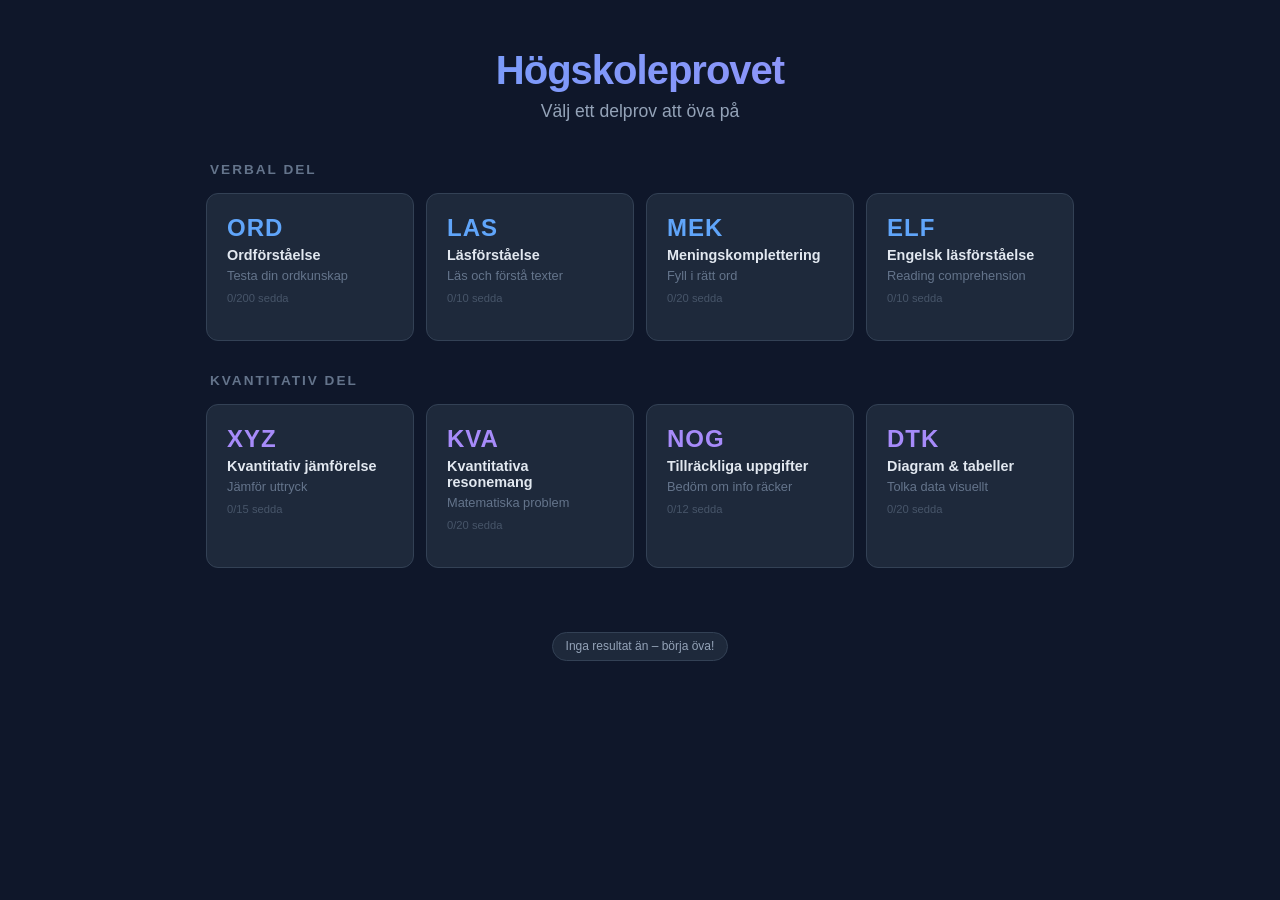
<file: hogskoleprovet.html>
<!DOCTYPE html>
<html lang="sv">
<head>
<meta charset="UTF-8">
<meta name="viewport" content="width=device-width, initial-scale=1.0">
<title>Högskoleprovet - Studieapp</title>
<style>
* { margin: 0; padding: 0; box-sizing: border-box; }
body { font-family: -apple-system, BlinkMacSystemFont, 'Segoe UI', Roboto, sans-serif; background: #0f172a; color: #e2e8f0; min-height: 100vh; }
.screen { display: none; min-height: 100vh; }
.screen.active { display: block; }
.hero { text-align: center; padding: 3rem 1rem 1.5rem; }
.hero h1 { font-size: 2.5rem; font-weight: 800; background: linear-gradient(135deg, #60a5fa, #a78bfa); -webkit-background-clip: text; -webkit-text-fill-color: transparent; background-clip: text; letter-spacing: -1px; }
.subtitle { color: #94a3b8; margin-top: 0.5rem; font-size: 1.1rem; }
.section-grid { max-width: 900px; margin: 0 auto; padding: 1rem; }
.section-group { margin-bottom: 2rem; }
.section-group h2 { font-size: 0.85rem; text-transform: uppercase; letter-spacing: 2px; color: #64748b; margin-bottom: 1rem; padding-left: 0.25rem; }
.cards { display: grid; grid-template-columns: repeat(auto-fill, minmax(200px, 1fr)); gap: 0.75rem; }
.card { background: #1e293b; border: 1px solid #334155; border-radius: 12px; padding: 1.25rem; cursor: pointer; transition: all 0.2s; display: flex; flex-direction: column; gap: 0.3rem; text-align: left; color: #e2e8f0; font-family: inherit; }
.card:hover { transform: translateY(-2px); border-color: #60a5fa; box-shadow: 0 4px 20px rgba(96, 165, 250, 0.15); }
.card-code { font-size: 1.5rem; font-weight: 800; letter-spacing: 1px; }
.card-verbal .card-code { color: #60a5fa; }
.card-kvant .card-code { color: #a78bfa; }
.card-name { font-size: 0.9rem; font-weight: 600; }
.card-desc { font-size: 0.8rem; color: #64748b; }
.card-count { font-size: 0.7rem; color: #475569; margin-top: 0.3rem; }
.stats-bar { max-width: 900px; margin: 1rem auto 2rem; padding: 0 1rem; display: flex; flex-wrap: wrap; gap: 0.5rem; justify-content: center; }
.stat-chip { background: #1e293b; border: 1px solid #334155; border-radius: 20px; padding: 0.4rem 0.8rem; font-size: 0.75rem; color: #94a3b8; }
.stat-chip strong { color: #e2e8f0; }
.quiz-header { display: flex; align-items: center; justify-content: space-between; padding: 1rem 1.5rem; background: #1e293b; border-bottom: 1px solid #334155; position: sticky; top: 0; z-index: 10; }
.btn-back { background: none; border: 1px solid #475569; color: #94a3b8; padding: 0.4rem 1rem; border-radius: 8px; cursor: pointer; font-size: 0.85rem; font-family: inherit; }
.btn-back:hover { border-color: #60a5fa; color: #60a5fa; }
.quiz-info { display: flex; flex-direction: column; align-items: center; gap: 0.2rem; }
.quiz-title { font-weight: 700; font-size: 1rem; }
.quiz-progress { font-size: 0.8rem; color: #64748b; }
.quiz-score { font-size: 0.9rem; color: #94a3b8; }
.quiz-body { max-width: 700px; margin: 0 auto; padding: 2rem 1.5rem; }
.question-context { background: #1e293b; border: 1px solid #334155; border-radius: 12px; padding: 1.5rem; margin-bottom: 1.5rem; line-height: 1.7; font-size: 0.95rem; color: #cbd5e1; white-space: pre-line; }
.question-context:empty { display: none; }
.dtk-title { font-size: 0.75rem; text-transform: uppercase; letter-spacing: 1.5px; color: #64748b; margin-bottom: 0.8rem; }
.dtk-table { width: 100%; border-collapse: collapse; font-size: 0.87rem; white-space: normal; }
.dtk-table th { background: #0f172a; color: #94a3b8; font-weight: 600; padding: 0.45rem 0.7rem; text-align: left; border-bottom: 2px solid #475569; }
.dtk-table td { padding: 0.4rem 0.7rem; border-bottom: 1px solid #263348; }
.dtk-table tr:last-child td { border-bottom: none; }
.dtk-table td:not(:first-child), .dtk-table th:not(:first-child) { text-align: right; }
.dtk-table tr:last-child td { font-weight: 700; color: #e2e8f0; }
.dtk-note { font-size: 0.78rem; color: #64748b; margin-top: 0.6rem; }
.dtk-bars { display: flex; flex-direction: column; gap: 0.4rem; white-space: normal; }
.dtk-bar-row { display: flex; align-items: center; gap: 0.5rem; font-size: 0.85rem; }
.dtk-bar-lbl { min-width: 40px; color: #94a3b8; flex-shrink: 0; }
.dtk-bar-track { flex: 1; background: #263348; border-radius: 3px; height: 16px; overflow: hidden; }
.dtk-bar-fill { height: 100%; background: linear-gradient(90deg, #3b82f6, #8b5cf6); border-radius: 3px; }
.dtk-bar-val { min-width: 36px; text-align: right; color: #e2e8f0; font-size: 0.82rem; }
.question-text { font-size: 1.15rem; font-weight: 600; margin-bottom: 1.5rem; line-height: 1.5; white-space: pre-line; }
.options { display: flex; flex-direction: column; gap: 0.6rem; }
.option-btn { background: #1e293b; border: 2px solid #334155; border-radius: 10px; padding: 1rem 1.25rem; text-align: left; cursor: pointer; transition: all 0.2s; font-size: 1rem; color: #e2e8f0; font-family: inherit; line-height: 1.4; }
.option-btn:hover:not(:disabled) { border-color: #60a5fa; background: #1e3a5f; }
.option-btn.correct { border-color: #22c55e; background: #14532d; }
.option-btn.wrong { border-color: #ef4444; background: #450a0a; }
.option-btn:disabled { cursor: default; }
.feedback { margin-top: 1.25rem; padding: 1.25rem; border-radius: 10px; font-size: 0.95rem; line-height: 1.6; display: none; }
.feedback.show { display: block; }
.feedback.correct { background: #14532d; border: 1px solid #22c55e; color: #bbf7d0; }
.feedback.wrong { background: #3f1212; border: 1px solid #ef4444; color: #fecaca; }
.feedback-title { font-weight: 700; font-size: 1rem; margin-bottom: 0.5rem; }
.feedback-section { margin-top: 0.75rem; }
.feedback-section-label { font-weight: 700; font-size: 0.8rem; text-transform: uppercase; letter-spacing: 1px; opacity: 0.85; margin-bottom: 0.25rem; }
.btn-next { margin-top: 1.5rem; background: linear-gradient(135deg, #3b82f6, #8b5cf6); border: none; color: white; padding: 0.8rem 2rem; border-radius: 10px; font-size: 1rem; font-weight: 600; cursor: pointer; font-family: inherit; width: 100%; }
.results-container { max-width: 500px; margin: 0 auto; padding: 3rem 1.5rem; text-align: center; }
.results-container h2 { font-size: 1.8rem; margin-bottom: 1rem; }
.results-icon { font-size: 1.5rem; margin-bottom: 1rem; font-weight: 700; color: #60a5fa; }
.results-score { font-size: 3rem; font-weight: 800; background: linear-gradient(135deg, #60a5fa, #a78bfa); -webkit-background-clip: text; -webkit-text-fill-color: transparent; background-clip: text; margin-bottom: 0.5rem; }
.results-message { color: #94a3b8; font-size: 1.1rem; margin-bottom: 2rem; }
.results-breakdown { text-align: left; margin-bottom: 2rem; }
.result-item { display: flex; align-items: center; gap: 0.75rem; padding: 0.6rem 0; border-bottom: 1px solid #1e293b; font-size: 0.9rem; }
.result-marker { width: 8px; height: 8px; border-radius: 50%; flex-shrink: 0; }
.result-marker.correct { background: #22c55e; }
.result-marker.wrong { background: #ef4444; }
.results-actions { display: flex; gap: 0.75rem; flex-direction: column; }
.btn-primary { background: linear-gradient(135deg, #3b82f6, #8b5cf6); border: none; color: white; padding: 0.8rem 2rem; border-radius: 10px; font-size: 1rem; font-weight: 600; cursor: pointer; font-family: inherit; }
.btn-secondary { background: none; border: 1px solid #475569; color: #94a3b8; padding: 0.8rem 2rem; border-radius: 10px; font-size: 1rem; cursor: pointer; font-family: inherit; }
/* Modal */
.modal-overlay { display: none; position: fixed; inset: 0; background: rgba(0,0,0,0.7); z-index: 100; align-items: center; justify-content: center; padding: 1rem; }
.modal-overlay.open { display: flex; }
.modal { background: #1e293b; border: 1px solid #334155; border-radius: 16px; padding: 2rem; width: 100%; max-width: 420px; }
.modal-title { font-size: 1.4rem; font-weight: 800; margin-bottom: 0.25rem; }
.modal-sub { font-size: 0.85rem; color: #64748b; margin-bottom: 1.5rem; }
.modal-label { font-size: 0.8rem; text-transform: uppercase; letter-spacing: 1.5px; color: #64748b; margin-bottom: 0.75rem; }
.size-btns { display: flex; flex-wrap: wrap; gap: 0.5rem; margin-bottom: 1.75rem; }
.size-btn { background: #0f172a; border: 2px solid #334155; color: #94a3b8; border-radius: 8px; padding: 0.5rem 1rem; font-size: 0.95rem; font-weight: 600; cursor: pointer; font-family: inherit; transition: all 0.15s; }
.size-btn:hover { border-color: #60a5fa; color: #60a5fa; }
.size-btn.active { border-color: #60a5fa; background: #1e3a5f; color: #e2e8f0; }
.modal-actions { display: flex; gap: 0.75rem; }
.modal-actions .btn-primary { flex: 1; }
.modal-actions .btn-secondary { flex: 1; }
/* Progress bar on cards */
.card-progress { height: 3px; background: #334155; border-radius: 2px; overflow: hidden; margin-top: 0.5rem; }
.card-progress-fill { height: 100%; background: linear-gradient(90deg, #60a5fa, #a78bfa); border-radius: 2px; transition: width 0.3s; }
@media (max-width: 600px) {
    .hero h1 { font-size: 2rem; }
    .cards { grid-template-columns: 1fr 1fr; }
    .quiz-body { padding: 1.5rem 1rem; }
}
</style>
</head>
<body>
<div id="app">
    <div id="start-screen" class="screen active">
        <div class="hero">
            <h1>Högskoleprovet</h1>
            <p class="subtitle">Välj ett delprov att öva på</p>
        </div>
        <div class="section-grid">
            <div class="section-group">
                <h2>Verbal del</h2>
                <div class="cards" id="verbal-cards"></div>
            </div>
            <div class="section-group">
                <h2>Kvantitativ del</h2>
                <div class="cards" id="kvant-cards"></div>
            </div>
        </div>
        <div class="stats-bar" id="stats-bar"></div>
    </div>

    <div id="quiz-screen" class="screen">
        <div class="quiz-header">
            <button class="btn-back" id="btn-back">← Tillbaka</button>
            <div class="quiz-info">
                <span id="quiz-title" class="quiz-title"></span>
                <span id="quiz-progress" class="quiz-progress"></span>
            </div>
            <div class="quiz-score" id="quiz-score"></div>
        </div>
        <div class="quiz-body">
            <div id="question-context" class="question-context"></div>
            <div id="question-text" class="question-text"></div>
            <div id="options" class="options"></div>
            <div id="feedback" class="feedback"></div>
            <button id="next-btn" class="btn-next" style="display:none">Nästa fråga</button>
        </div>
    </div>

    <!-- Välj antal frågor -->
    <div class="modal-overlay" id="size-modal">
        <div class="modal">
            <div class="modal-title" id="modal-quiz-name"></div>
            <div class="modal-sub" id="modal-quiz-sub"></div>
            <div class="modal-label">Antal frågor per session</div>
            <div class="size-btns" id="size-btns"></div>
            <div class="modal-actions">
                <button class="btn-secondary" id="modal-cancel">Avbryt</button>
                <button class="btn-primary" id="modal-start">Starta →</button>
            </div>
        </div>
    </div>

    <div id="results-screen" class="screen">
        <div class="results-container">
            <h2>Resultat</h2>
            <div id="results-icon" class="results-icon"></div>
            <div id="results-score" class="results-score"></div>
            <div id="results-message" class="results-message"></div>
            <div id="results-breakdown" class="results-breakdown"></div>
            <div class="results-actions">
                <button class="btn-primary" id="btn-retry">Försök igen</button>
                <button class="btn-secondary" id="btn-home">Välj annat delprov</button>
            </div>
        </div>
    </div>
</div>

<script>
// Varje fråga har:
//   question, options, correct (index), explanation (kort, alltid visad)
//   why: varför rätt svar är rätt (detaljerad)
//   misstag: vanliga felaktiga resonemang (visas vid fel svar)

const questionBank = {
    ord: { title: "ORD – Ordförståelse", color: "verbal", questions: (function() {
        const w = (word, rätt, f1, f2, f3, why, miss) => ({
            question: `Vad betyder ordet '${word}'?`,
            options: [rätt, f1, f2, f3],
            correct: 0,
            explanation: rätt + ".",
            why: why,
            misstag: miss
        });
        return [
w("redundant","Överflödig","Nödvändig","Komplicerad","Ursprunglig","Från latinets 'redundare' (rinna över). Mer än vad som behövs.","Tros betyda 'nödvändig' eftersom redundanta säkerhetssystem är viktiga – men ordet syftar på överskottet."),
w("pragmatisk","Praktisk och lösningsinriktad","Teoretisk","Pessimistisk","Överdriven","Från grekiskans 'pragma' (handling). Fokus på vad som fungerar, inte ideologi.","Förväxlas med dogmatisk (motsatsen) eller pessimistisk eftersom orden låter lika."),
w("altruistisk","Osjälvisk","Självisk","Likgiltig","Ambitiös","Från latinets 'alter' (den andra). Att tänka på andras bästa.","Blandas ihop med egoistisk – båda slutar på -isk. Kom ihåg: alter = andra."),
w("ambivalent","Kluven","Beslutsam","Engagerad","Likgiltig","'Ambi' = båda, 'valent' = värde. Värderar båda sidor samtidigt.","Förväxlas med 'likgiltig' – men ambivalent BRYR sig starkt, åt båda håll."),
w("dogmatisk","Håller fast vid åsikter utan omprövning","Flexibel","Vetenskaplig","Humoristisk","Ett dogma = lärosats som tas för given. Accepterar inte motargument.","Skillnad mot 'principfast': principfast kan motivera, dogmatisk bara fastslår."),
w("adekvat","Tillräcklig och lämplig","Överdriven","Otillräcklig","Exakt","Varken för lite eller för mycket, precis vad situationen kräver.","Förväxlas med 'exakt' – adekvat betyder inte perfekt, bara tillräckligt."),
w("kontroversiell","Omstridd","Obestridlig","Traditionell","Föråldrad","Från latinets 'controversus' (vänd emot). Har både för- och motståndare.","Ordet är neutralt – det säger bara att åsikterna går isär, inte att något är fel."),
w("eskalerande","Upptrappande","Avtagande","Stagnerande","Fluktuerande","Från italienskans 'scala' (trappa). Stegras steg för steg.","Förväxlas med 'fluktuerande' (svänger upp/ner). Eskalerande går bara UPP."),
w("sporadisk","Oregelbunden och sällsynt","Regelbunden","Tätt förekommande","Kontinuerlig","Från grekiskans 'sporadikos' (utspridd). Enstaka utan mönster.","Tros betyda 'ofta' – men sporadisk är alltid SÄLLSYNT."),
w("empatisk","Inkännande","Likgiltig","Aggressiv","Analytisk","Förmågan att sätta sig in i annans känsloliv.","Förväxlas med 'emfatisk' (eftertrycklig) – liknande stavning, olika betydelse."),
w("explicit","Uttryckligt uttalat","Underförstått","Känsligt","Förbjudet","Motsats till implicit. Direkt utsagt.","På engelska kan 'explicit' betyda vuxet innehåll, men i svenska är det bara 'tydligt'."),
w("implicit","Underförstådd","Uttalad","Förnekad","Upprepad","Med 'mellan raderna'. Antydd men inte direkt sagd.","Minnesregel: IMplicit = Inte uttalat. EXplicit = EXtra tydligt."),
w("konsensus","Samsyn","Oenighet","Majoritetsbeslut","Diskussion","Från latinets 'consensus' (samstämmighet). Alla överens.","Är starkare än majoritetsbeslut – kräver att ingen motsätter sig aktivt."),
w("paradoxal","Skenbart självmotsägande","Logisk","Komplicerad","Uppenbar","Något som verkar motsäga sig självt men kan vara sant.","Förväxlas med 'ologisk' – men en paradox är inte fel, bara överraskande."),
w("subtil","Diskret och finstilt","Tydlig","Aggressiv","Grov","En liten men betydelsefull skillnad. Subtil humor kräver eftertanke.","Tro inte att subtil = 'undergiven' – det är ett helt annat ord."),
w("obskyr","Dunkel eller okänd","Känd","Ljus","Enkel","Från latinets 'obscurus' (mörk). Svårbegriplig eller okänd.","Har ibland negativ biklang (tvivelaktig) men grundbetydelsen är bara 'oklar'."),
w("nyanserad","Innehåller flera skiftningar","Förenklad","Extrem","Färgad","Från franskans 'nuance'. Tar hänsyn till flera perspektiv.","Tros betyda 'neutral' – men nyanserad kan ha en åsikt, bara genomtänkt."),
w("kategorisk","Bestämd och absolut","Tveksam","Försiktig","Rörande","Ett kategoriskt nej är definitivt, utan utrymme för diskussion.","Förväxlas med 'kategoriserad' (indelad) som betyder något helt annat."),
w("prekär","Osäker och bekymmersam","Trygg","Enkel","Lyxig","En prekär situation är otrygg och kan förvärras snabbt.","Liknar 'precis' men har inget med det att göra. Tänk på 'prekariatet'."),
w("rigorös","Sträng och noggrann","Slapp","Gemytlig","Flexibel","En rigorös undersökning lämnar inga stenar orörda.","Förväxlas med 'rigid' (stel) som är mer negativt laddat."),
w("marginell","Obetydlig","Central","Dominerande","Genomgripande","Ligger i 'marginalen'. En marginell förbättring är nästan obetydlig.","Skillnad mot 'minimal': marginell = nästan obetydlig, minimal = minsta möjliga."),
w("utopisk","Orealistiskt idealiserad","Realistisk","Pessimistisk","Historisk","Från Thomas Mores 'Utopia' (1516). Grekiska 'ou-topos' = ingenstans.","Skillnad mot optimistisk: optimism tror på det goda, utopism på det perfekta."),
w("skeptisk","Tvivlande","Godtrogen","Övertygad","Nöjd","Kräver bevis innan man tror på något. Från grekiskans 'skeptikos'.","Skepsis är INTE cynism (förakt) eller pessimism – bara krav på belägg."),
w("benägenhet","Tendens eller böjelse","Ovilja","Förmåga","Plikt","Om man har benägenhet är man lätt att få med sig åt det hållet.","Skillnad mot 'förmåga': man kan ha förmåga utan benägenhet (kan men vill inte)."),
w("avsiktlig","Planerad och medveten","Slumpmässig","Motvillig","Snabb","Motsats till oavsiktlig. Gjord med vilja.","Ofta testas det som synonym till 'medveten'/'planerad' – de är synonymer."),
w("autentisk","Äkta","Falsk","Kopierad","Ytlig","Från grekiskans 'authentikos' (äkta). Inte en kopia eller förfalskning.","Förväxlas med 'original' – autentisk betyder äkta, inte nödvändigtvis först i tid."),
w("banal","Trivial och alldaglig","Komplicerad","Ovanlig","Djupgående","Från franska 'banal' (vanlig). Så vanligt att det är ointressant.","Ordet är negativt – antyder att något är intetsägande, inte bara enkelt."),
w("blygsam","Ödmjuk","Skrytsam","Dominerande","Aggressiv","Drar sig undan uppmärksamhet. Inte självutnämnande.","Skillnad mot 'tyst': blygsam syftar på att inte skryta, tyst på att inte prata."),
w("cynisk","Misstrogen","Godtrogen","Optimistisk","Idealistisk","Tror att människor styrs av egennytta. Ursprungligen en filosofisk skola.","Förväxlas med 'skeptisk' – cyniker tror inget är genuint, skeptiker kräver bara bevis."),
w("defensiv","Försvarande","Anfallande","Passiv","Aggressiv","Som försvarar (sig själv eller annat). Vanligt inom sport.","Förväxlas med 'passiv' – defensiv är aktivt försvar, passiv är ingen handling alls."),
w("diskret","Finkänslig och tystlåten","Högljudd","Skrytsam","Störande","Håller låg profil, för inte vidare det man hör.","Inom matematik betyder diskret även 'åtskild/icke-kontinuerlig' – helt annan betydelse."),
w("egalitär","Jämlikhetsivrande","Hierarkisk","Elitistisk","Konservativ","Förespråkar lika rättigheter för alla. Från franska 'égal' (lika).","Är inte samma som 'demokratisk' – egalitär rör all social jämlikhet."),
w("empirisk","Baserad på erfarenhet","Teoretisk","Fantasifull","Ologisk","Från grekiska 'empeiria' (erfarenhet). Baserad på observation/försök.","Motsats till rent teoretisk. Empirisk forskning kräver faktiska mätningar."),
w("essentiell","Väsentlig","Oviktig","Valfri","Tillfällig","Av själva essensen – absolut nödvändig, inte bara önskvärd.","Förväxlas med 'viktig' – essentiell är starkare, betyder oumbärlig."),
w("estetisk","Skönhetsrelaterad","Praktisk","Moralisk","Logisk","Från grekiska 'aisthesis' (förnimmelse). Hur något upplevs visuellt.","Förväxlas med 'asketisk' (sparsam livsstil) – helt annan betydelse."),
w("euforisk","Lyckorusig","Ledsen","Likgiltig","Förvirrad","Känsla av överväldigande glädje eller upprymdhet.","Stavas med eu-, inte 'yu-' eller 'ö-'."),
w("evident","Uppenbar","Dold","Osäker","Tvivelaktig","Från latinets 'evidens' (tydlig). Så tydligt att det inte kräver bevis.","Samma betydelse som engelska 'evident' – 'tydlig'."),
w("exceptionell","Ovanligt framstående","Vanlig","Misslyckad","Medelmåttig","Utgör ett undantag från det vanliga. Mycket bättre än standard.","Är nästan alltid positivt laddat – 'exceptionellt dålig' låter konstigt."),
w("extrovert","Utåtriktad","Inåtvänd","Blyg","Tystlåten","Får energi av att umgås. Från latinets 'extra' (utåt) + 'vertere' (vända).","Motsatsen är introvert. Ordet handlar om energiriktning."),
w("flagrant","Uppenbar (ofta om fel)","Dold","Mindre","Obetydlig","Från latinets 'flagrare' (brinna). Så tydligt att det är skamligt.","Används mest om fel: 'flagrant lagbrott' = uppenbart brott."),
w("frekvent","Ofta förekommande","Sällsynt","Omöjlig","Tvetydig","Från latinets 'frequens' (talrik). Hög frekvens = ofta.","Är INTE samma som 'frekvens' (antal per tid) – adjektivet betyder 'ofta'."),
w("fundamental","Grundläggande","Ytlig","Tillfällig","Onödig","Från latinets 'fundamentum' (grund). Så viktigt att allt annat vilar på det.","Förväxlas med 'fundamentalistisk' – helt annan betydelse."),
w("genuin","Äkta","Falsk","Överdriven","Kopia","Uppriktigt, inte spelat.","Synonym till autentisk, men 'genuin' används oftare om känslor och personlighet."),
w("heterogen","Blandad","Enhetlig","Renrasig","Symmetrisk","Från grekiska 'heteros' (olika) + 'genos' (slag).","Motsats till homogen. 'Hetero' = olika, har olika beståndsdelar."),
w("homogen","Enhetlig","Blandad","Splittrad","Olika","Från grekiska 'homos' (samma). Av samma slag genomgående.","Motsats till heterogen. En homogen lösning är likformig överallt."),
w("hypotetisk","Antagen som möjlig","Bevisad","Orealistisk","Påtaglig","Grundad på en hypotes – alltså inte fastställd.","Skillnad mot 'teoretisk': hypotetisk = antagande, teoretisk = abstrakt."),
w("idyllisk","Harmonisk och fridfull","Kaotisk","Spännande","Tråkig","Från grekiska 'idyll' (liten naturbild). Fridfullt, ofta lite för perfekt.","Har ofta en biton av 'för bra för att vara sant'."),
w("illusorisk","Skenbar","Verklig","Konkret","Tydlig","Baserad på en illusion. Verkar verklig men är det inte.","Skillnad mot 'imaginär': illusorisk är något som ser ut att finnas."),
w("immanent","Iboende","Yttre","Transcendent","Frånvarande","Filosofi: finns INOM något, inte utanför. Motsats till transcendent.","Förväxlas med 'imminent' (förestående) – helt annan betydelse!"),
w("inert","Passiv, overksam","Aktiv","Explosiv","Reaktiv","Från kemin: reagerar inte med andra ämnen (t.ex. ädelgaser).","Stavas med I, inte E. Betyder inte 'tröttande'."),
w("innovativ","Nyskapande","Traditionell","Konservativ","Stel","Från latinets 'innovare' (förnya). Introducerar något nytt.","Skillnad mot 'kreativ': innovativ handlar om att skapa något NYTT och användbart."),
w("integritet","Hederlighet och helhet","Korruption","Svaghet","Eftergivenhet","Från latinets 'integer' (hel). Att hålla fast vid sina principer.","Betyder också 'privat sfär' på svenska ('personlig integritet')."),
w("intuitiv","Instinktiv, känslomässig","Logisk","Utdragen","Komplicerad","Baserad på magkänsla utan medveten tankegång.","Intuition är inte irrationell – kan vara expertis bearbetad undermedvetet."),
w("kausal","Orsaksmässig","Tillfällig","Irrelevant","Parallell","Rör orsak-verkan. Kausalt samband = orsak leder till verkan.","Är INTE samma som 'korrelation' – korrelation visar samband, kausalitet orsak."),
w("klandervärd","Kritisabel","Berömvärd","Irrelevant","Omoralisk","Förtjänar klander (kritik). Bör ifrågasättas.","Används om handlingar: 'en klandervärd handling'."),
w("kompetent","Duglig","Inkompetent","Nybörjare","Medelmåttig","Har tillräcklig kunskap och förmåga för uppgiften.","Är en miniminivå – inte samma som 'expert' eller 'utmärkt'."),
w("konciliant","Försonlig","Aggressiv","Stridslysten","Arrogant","Söker samförstånd, vill undvika konflikt.","Sällsynt ord som kan dyka upp på HP – lär dig särskilt!"),
w("konkret","Påtaglig och specifik","Abstrakt","Filosofisk","Oklar","Från latinets 'concretus' (sammanvuxen). Tydligt exemplifierad.","Motsats till abstrakt. 'Ett konkret exempel' = specifikt exempel."),
w("konsekvent","Följdriktig","Inkonsekvent","Tvetydig","Slumpmässig","Följer samma linje genomgående, utan motsägelser.","Skillnad mot 'konsekvens' (följd). Konsekvent = hållning, konsekvens = resultat."),
w("kontemplativ","Begrundande","Aktiv","Impulsiv","Distraherad","Inåtvänd eftertanke, meditativ hållning.","Skillnad mot 'passiv': kontemplativ är aktiv tankeverksamhet."),
w("konträr","Motsatt","Likadan","Parallell","Neutral","Motsatt riktning eller åsikt. 'Konträra uppfattningar' = motsatta.","Förväxlas med 'kontrasterande' – konträr är starkare, rakt motsatt."),
w("latent","Förborgad, vilande","Synlig","Konstant","Aktiv","Finns där men inte manifesterad ännu. Vilande potential.","Motsats till manifest (öppen). En latent sjukdom bryter inte ut ännu."),
w("legitim","Rättmätig","Olaglig","Falsk","Irrelevant","Från latinets 'legitimus' (laglig). Godtagbar enligt regler/normer.","Legal = enligt lag. Legitim = godtagbar i bredare mening (moraliskt/socialt)."),
w("likgiltig","Oberörd","Intresserad","Passionerad","Engagerad","Utan intresse eller engagemang.","Skillnad mot 'ambivalent': likgiltig bryr sig inte alls, ambivalent åt båda håll."),
w("lukrativ","Lönsam","Olönsam","Komplicerad","Riskfri","Från latinets 'lucrum' (vinst). Ger bra ekonomisk avkastning.","Stavas med 'kr', inte 'kv'. Enbart ekonomisk betydelse."),
w("lakonisk","Kortfattad","Pratsam","Utförlig","Omständlig","Från Lakonien (Sparta) – spartanerna var kända för korta svar.","Skillnad mot 'kortfattad' – lakonisk antyder också viss torrhet."),
w("melankolisk","Svårmodig","Glad","Arg","Förvånad","Från grekiska 'melan' (svart) + 'chole' (galla).","Skillnad mot 'deprimerad': melankolisk är mildare, mer kontemplativ sorg."),
w("metodisk","Systematisk","Slumpmässig","Kaotisk","Impulsiv","Arbetar enligt en tydlig metod, steg för steg.","Förväxlas med 'metodologisk' (om metoden själv) – olika ord!"),
w("minutiös","Mycket noggrann","Slarvig","Snabb","Översiktlig","Från minut – uppmärksam på minsta detalj.","Skillnad mot 'noggrann': minutiös är EXTREMT noggrann, närmast pedantisk."),
w("moderat","Måttlig","Extrem","Radikal","Överdriven","Varken för mycket eller för lite. Mellanväg.","Är även namn på parti – men ordet betyder ursprungligen bara 'måttlig'."),
w("monoton","Enformig","Varierad","Dynamisk","Spännande","Från grekiska 'monos' (ett) + 'tonos' (ton). Samma ton hela tiden.","Ofta negativt – antyder att enformigheten är tråkig."),
w("naiv","Godtrogen","Cynisk","Erfaren","Beräknande","Tror gott om andra, saknar världslig erfarenhet.","Är inte samma som 'okunnig': naiv handlar om förtroende, inte kunskap."),
w("narcissistisk","Självupptagen","Osjälvisk","Osäker","Blygsam","Från myten om Narcissus som förälskade sig i sin spegelbild.","Är mer än fåfänga – innebär brist på empati för andra."),
w("nedlåtande","Föraktfull","Ödmjuk","Jämlik","Beundrande","Behandlar andra som underlägsna.","Skillnad mot 'överlägsen': nedlåtande är hur man BEHANDLAR, inte är."),
w("objektiv","Opartisk","Subjektiv","Emotionell","Partisk","Oberoende av personliga känslor eller åsikter.","Skillnad mot 'fair': objektiv är att UTESLUTA eget perspektiv, fair är rättvisa."),
w("ombytlig","Föränderlig","Konstant","Stabil","Pålitlig","Byter sinne eller tillstånd ofta. Ofta negativt (opålitlig).","Skillnad mot 'flexibel': flexibel = positivt, ombytlig = negativt (oförutsägbar)."),
w("omdömesgill","Klok och eftertänksam","Tanklös","Impulsiv","Okunnig","Har gott omdöme, kan bedöma situationer väl.","Handlar om PRAKTISK visdom – inte bara teoretisk kunskap."),
w("ortodox","Traditionsbunden","Nyskapande","Flexibel","Liberal","Följer rättrogen tradition. Från grekiska 'orthos' (rätt) + 'doxa' (åsikt).","I religion: rättroende. I allmänt bruk: konventionellt accepterad."),
w("ostentativ","Uppseendeväckande","Diskret","Hemlig","Undertryckt","Visar upp sig för att få uppmärksamhet.","Förväxlas med 'demonstrativ' – ostentativ är mer skrytsam."),
w("paradigm","Mönster eller modell","Avvikelse","Regel","Undantag","Från grekiska 'paradeigma'. Ett etablerat tankemönster (Kuhn).","Används nu ofta slarvigt – strikt är det ett helt ramverk av antaganden."),
w("parallell","Motsvarande, jämlöpande","Motsatt","Slumpmässig","Osammanhängande","Löper sida vid sida, utan att korsas.","Skillnad mot 'likadan': parallell betonar att de inte möts."),
w("paternalistisk","Förmyndande","Jämlik","Passiv","Likgiltig","Beter sig som en 'fader' – bestämmer 'för ditt eget bästa'.","Från latinets 'pater' (far). Nedsättande – antyder översitteri."),
w("pedantisk","Överdrivet noggrann","Slarvig","Flexibel","Storsynt","Insisterar på detaljer även när de inte betyder något.","Skillnad mot 'minutiös' (nödvändig noggrannhet) – pedantisk är onödig."),
w("perifer","Avlägsen, i utkanten","Central","Viktig","Dominerande","Ligger i periferin – vid sidan av centrum.","Motsats till central. 'Perifer fråga' = mindre viktig fråga."),
w("pertinent","Relevant","Irrelevant","Ovidkommande","Vag","Ligger nära ämnet, passande.","Ovanligt ord i svenskan – dyker ibland upp på HP."),
w("pessimistisk","Negativ syn","Optimistisk","Realistisk","Rationell","Från latinets 'pessimus' (sämst). Förväntar sig det värsta.","Skillnad mot 'realistisk': pessimist förväntar sig det SÄMSTA, realist det TROLIGASTE."),
w("plausibel","Rimlig","Osannolik","Omöjlig","Bevisad","Låter troligt, kan vara sant. Men ännu inte bekräftad.","Är svagare än 'trolig' – plausibelt betyder bara 'inte orimligt'."),
w("polariserad","Uppdelad i motpoler","Enhetlig","Nyanserad","Samsyn","Delas upp i två skarpt motsatta läger.","Används ofta om samhällen/debatter där mittfältet krymper."),
w("polemisk","Stridslysten","Försonlig","Samarbetsvillig","Passiv","Från grekiska 'polemos' (strid). Söker debatt och argumentation.","Inte nödvändigtvis negativt – kan vara en stilmedveten debattform."),
w("pompös","Uppblåst och skrytsam","Ödmjuk","Enkel","Tystlåten","Överdrivet högtidlig eller självviktig.","Skillnad mot 'högtidlig' – pompös är OPASSANDE högtidlig."),
w("populistisk","Folkfängande","Elitistisk","Akademisk","Teknokratisk","Appellerar till 'folket' mot 'eliten'. Ofta förenklande.","Är inte synonym till 'demokratisk' – populism förenklar ofta på bekostnad av fakta."),
w("potent","Kraftfull, verksam","Svag","Overksam","Obetydlig","Har potential eller kraft. Från latinets 'potens' (makt).","Grundbetydelsen är bara 'kraftig'."),
w("prestigefylld","Ansedd","Okänd","Värdelös","Lågstatus","Förknippad med hög status och respekt.","Prestige = socialt anseende, inte nödvändigtvis pengar eller makt."),
w("proaktiv","Förekommande, agerande i förväg","Reaktiv","Passiv","Efterföljande","Tar initiativ innan problem uppstår.","Motsats till reaktiv (agerar EFTER något hänt)."),
w("progressiv","Framstegsvänlig","Konservativ","Reaktionär","Traditionell","Vill förändra framåt, öppen för reformer.","Skillnad mot 'liberal': progressiv vill förändring, liberal vill frihet."),
w("profylaktisk","Förebyggande","Botande","Obetydlig","Framkallande","Från grekiskan – förebygger problem innan det uppstår.","Medicinsk term som även används bildligt ('profylaktisk åtgärd')."),
w("prolifik","Produktiv","Impotent","Sparsam","Improduktiv","Producerar mycket (t.ex. författare).","Från latinets 'proles' (avkomma). Används ofta om konstnärer."),
w("prosaisk","Vardaglig och fantasilös","Poetisk","Spännande","Utöver det vanliga","Motsats till poetisk. Prosa = det vanliga språket.","Har negativ underton – antyder brist på magi/intresse."),
w("provokativ","Utmanande","Harmlös","Lugnande","Tillmötesgående","Framkallar starka reaktioner, särskilt irritation.","Avsikten är att provocera – inte nödvändigtvis negativt (kan skaka om)."),
w("puristisk","Renlärig","Blandad","Flexibel","Tolerant","Vill hålla något 'rent' från främmande influenser.","Finns språkpurister, religiösa purister – kräver sträng ortodoxi."),
w("radikal","Genomgripande","Ytlig","Moderat","Konservativ","Från latinets 'radix' (rot). Går till roten – vill grundlig förändring.","Politiskt: fundamentala förändringar. Matematiskt: rot av tal."),
w("rationell","Förnuftig","Emotionell","Irrationell","Intuitiv","Baserad på logik och förnuft, inte känslor.","Skillnad mot 'logisk': rationell är motiverad, logisk är formell följdriktighet."),
w("realistisk","Verklighetsnära","Orealistisk","Optimistisk","Drömmande","Tar hänsyn till hur det faktiskt är.","Skillnad mot 'pessimistisk': realistisk kan också vara positiv, om verkligheten är det."),
w("reciprok","Ömsesidig","Ensidig","Slumpmässig","Asymmetrisk","Från latinets 'reciprocus' (återvändande). Båda ger och tar.","Matematiskt: 1/x. I allmänt språk: gengäldande."),
w("reflekterande","Eftertänksam","Impulsiv","Tanklös","Utåtriktad","Tar sig tid att tänka efter innan/efter handling.","Även fysisk betydelse (speglar ljus) men här metaforisk."),
w("regressiv","Tillbakagående","Framåtskridande","Nyskapande","Progressiv","Rör sig bakåt eller till tidigare utvecklingsstadium.","Motsats till progressiv. Psykologi: barnslig regression vid stress."),
w("relativ","Jämförelsevis","Absolut","Obetydlig","Konstant","Beror på jämförelse – inte fastställt oavsett perspektiv.","Motsats till absolut. 'Det är relativt bra' = bra i förhållande till något."),
w("retorisk","Vältalig, konstfullt formulerad","Klumpig","Tyst","Naturlig","Från grekiskan. Följer retorikens konster.","En retorisk fråga är dock en fråga utan väntat svar – speciellt användning."),
w("retrospektiv","Tillbakablickande","Framåtblickande","Aktuell","Förutseende","Från latinets 'retrospicere' (se bakåt).","Motsats till prospektiv (framåtblickande)."),
w("rustik","Lantlig, enkel","Urban","Sofistikerad","Modern","Från latinets 'rusticus' (landsbygd). Hemvänd, jordnära.","Ofta positivt laddat i designsammanhang – påminner om hantverk."),
w("sakral","Helig","Världslig","Vardaglig","Profan","Från latinets 'sacer' (helig). Tillhör det religiösa.","Motsats till profan. 'Sakralmusik' = kyrkomusik."),
w("sanktionerad","Godkänd","Förbjuden","Okänd","Spontan","Har fått officiellt tillstånd.","Paradoxalt: 'sanktioner' (straffåtgärder) är MOT ordet – olika betydelser!"),
w("sardonisk","Bitter, hånfull","Vänlig","Naiv","Oskyldig","Bitter/bittersöt humor, ofta cynisk. Från ön Sardinien.","Skillnad mot 'sarkastisk': sardonisk är mörk/resignerad, sarkastisk mer aktivt spydig."),
w("selektiv","Urskiljande","Generell","Slumpmässig","Tolerant","Väljer bara vissa delar. Från latinets 'selectio'.","Kan vara positivt (kräsen) eller negativt (diskriminerande)."),
w("sensibel","Känslig","Okänslig","Aggressiv","Passiv","Från latinets 'sensibilis' (förnimbar). Reagerar starkt på intryck.","Skillnad mot 'sensitiv' – sensibel är vanligare på svenska."),
w("servil","Krypande, inställsam","Självständig","Arrogant","Likgiltig","Från latinets 'servus' (slav). Undergiven mot överordnade.","Negativt laddat – mer än 'ödmjuk', antyder brist på ryggrad."),
w("signifikant","Betydelsefull","Obetydlig","Slumpmässig","Irrelevant","Från latinets 'significare' (visa). Statistiskt säkerställd skillnad.","I vardagligt språk = 'viktig', i statistik = 'inte slumpmässig'."),
w("simultan","Samtidig","Efterföljande","Tidigare","Växelvis","Sker samtidigt. Från latinets 'simul' (samtidigt).","Skillnad mot 'parallell': simultan tidsmässigt, parallell rumsligt."),
w("skrupulös","Samvetsgrann","Slarvig","Likgiltig","Hänsynslös","Vägs av små moraliska detaljer.","Positivt: noggrann. Kan bli överdrivet – då gränsar det mot tvångsmässigt."),
w("solidarisk","Lojal","Förrädisk","Självständig","Likgiltig","Står bakom gruppen. Från latinets 'solidus' (fast).","Starkare än 'lojal' – solidaritet innebär gemensamt ansvar."),
w("somatisk","Kroppslig","Mental","Andlig","Social","Från grekiska 'soma' (kropp). Medicinsk term för kroppsliga åkommor.","Motsats till psykisk/mental. 'Somatisk sjukdom' = kroppslig sjukdom."),
w("spartansk","Enkel och strikt","Lyxig","Slösaktig","Mjuk","Efter Sparta som var känt för strikt, enkel livsstil.","Kan vara positivt (disciplin) eller negativt (brist på komfort)."),
w("spekulativ","Gissande","Bevisad","Säker","Empirisk","Baserad på gissning, inte fakta.","Olika betydelser: filosofisk (teoretisk) vs. ekonomisk (riskabel)."),
w("spontan","Impulsiv och oplanerad","Planerad","Långsam","Beräknande","Från latinets 'sponte' (av fri vilja). Utan förberedelse.","Inte samma som 'frivillig' – spontan betonar oplanerat."),
w("stagnerande","Stillastående","Växande","Utvecklande","Föränderlig","Från latinets 'stagnare' (stå still). Ingen utveckling sker.","Negativt laddat – antyder att stillaståendet är oönskat."),
w("statisk","Orörlig","Dynamisk","Rörlig","Flytande","Från grekiska 'statikos' (stående). Förändras inte.","Inom fysik: utan rörelse. I allmänt språk: oföränderlig."),
w("stoisk","Tålig, oberörd","Känslosam","Impulsiv","Dramatisk","Från den stoiska filosofin – bibehåller lugn i alla situationer.","Inte likgiltig – stoisk person KÄNNER men visar inte."),
w("stringent","Logiskt sammanhängande","Lös","Oklar","Motsägelsefull","Strikt följer en logisk linje, utan sidospår.","Skillnad mot 'strikt': stringent handlar om logik, strikt om regler."),
w("subjektiv","Personlig","Objektiv","Opartisk","Universell","Beror på den enskildes perspektiv. Motsats till objektiv.","Inte nödvändigtvis 'fel' – bara att det utgår från personen själv."),
w("sublim","Upphöjd, överväldigande vacker","Trivial","Grov","Vardaglig","Estetik: så vackert eller stort att det nästan är skrämmande.","Skillnad mot 'vacker' – sublimt är större och mer överväldigande."),
w("substantiell","Betydande","Obetydlig","Marginell","Svag","Från 'substans' – har verklig vikt, inte bara ytlig.","Skillnad mot 'viktig': substantiell betonar STORLEK/TYNGD."),
w("suggestiv","Antydande, påverkande","Rak","Oklar","Neutral","Väcker associationer utan att säga rakt ut.","Kan vara manipulativ eller konstnärlig beroende på kontext."),
w("sympatisk","Trevlig","Osympatisk","Obehaglig","Neutral","Väcker positiva känslor hos andra.","Skillnad mot 'empatisk' – sympatisk = omtyckt, empatisk = förstående."),
w("tacit","Outtalad","Högljudd","Tydlig","Explicit","Från latinets 'tacere' (tiga). Underförstådd.","Juridik: 'tacit samtycke' = underförstått."),
w("tangera","Snudda vid","Skilja från","Kollidera med","Centrera","Röra vid utan att korsa. Geometriskt: linje som berör kurva i en punkt.","Bildligt: 'Frågan tangerar ämnet' = nämns utan att fördjupas."),
w("temporär","Tillfällig","Permanent","Konstant","Evig","Från latinets 'tempus' (tid). Varar bara en tid.","Motsats till permanent. 'Temporär lösning' = provisorium."),
w("tendentiös","Partisk","Neutral","Objektiv","Balanserad","Visar en tendens – lutar åt ett håll.","Ofta negativt – antyder att informationen är avsiktligt snedvriden."),
w("teoretisk","Tankemässig, abstrakt","Praktisk","Empirisk","Konkret","Från grekiska 'theoria' (betraktelse). Handlar om idéer, inte tillämpning.","Motsats till praktisk. Kan vara nedsättande ('bara teoretisk')."),
w("terapeutisk","Helande","Skadlig","Förebyggande","Diagnostisk","Behandlar och lindrar. Från grekiska 'therapeia' (vård).","Även bildligt: 'Det var terapeutiskt att gråta'."),
w("tolerant","Fördragsam","Intolerant","Dömande","Likgiltig","Accepterar olikheter. Från latinets 'tolerare' (uthärda).","Skillnad mot 'likgiltig': tolerant ACCEPTERAR, likgiltig bryr sig inte."),
w("transparent","Genomskinlig","Dold","Ogenomtränglig","Skymd","Bildligt: öppen med information, inget dolt.","Från latinets 'trans' (igenom) + 'parere' (synas)."),
w("trivial","Obetydlig","Viktig","Komplicerad","Meningsfull","Från latinets 'trivialis' (vardaglig). Alldaglig, föga värd att nämna.","Matematiskt: enkelt/självklart fall. I allmänt språk: oviktigt."),
w("trovärdig","Pålitlig","Opålitlig","Tvivelaktig","Oärlig","Går att lita på. Att tro är värt.","Skillnad mot 'ärlig': trovärdig är hur andra UPPFATTAR en, ärlig är hur man ÄR."),
w("tvetydig","Dubbeltydig","Klar","Entydig","Otydlig","Kan tolkas på två sätt. Från 'tve' (två) + 'tydig' (klar).","Skillnad mot 'otydlig': tvetydig har två KLARA betydelser, otydlig är bara oklart."),
w("unison","Enstämmig","Splittrad","Tvekande","Osammanhängande","Alla uttalar samma sak samtidigt. Från latinets 'unus' (ett) + 'sonus' (ljud).","Musik: att sjunga samma ton. Bildligt: fullständig enighet."),
w("universell","Allmängiltig","Specifik","Lokal","Individuell","Från latinets 'universum' (allt). Gäller överallt, alltid.","Skillnad mot 'global': universell är filosofisk, global geografisk."),
w("utilitaristisk","Nyttoinriktad","Estetisk","Moralisk","Idealistisk","Från utilitarismen: moraliskt rätt är det som ger mest nytta.","Filosofi: etisk princip. Vardagligt: bara 'praktisk'."),
w("vag","Oklar","Precis","Tydlig","Konkret","Utan skarpa konturer. 'Vaga löften' = otydliga löften.","Motsats till precis. Kan vara medvetet (undvika bindning)."),
w("valid","Giltig","Ogiltig","Falsk","Oklar","Uppfyller kraven, är giltig. Från latinets 'validus' (stark).","Statistisk term: mäter det som är tänkt att mätas."),
w("vederhäftig","Pålitlig, trovärdig","Osäker","Otillförlitlig","Tvivelaktig","Står för det man säger. Hederlighet som grund för tro.","Något formellt ord – 'trovärdig' är vanligare i vardagligt tal."),
w("vemodig","Sorgmodig","Glad","Upprymd","Likgiltig","Mild, stilla sorg – ofta över något förgånget.","Skillnad mot 'ledsen': vemod är mildare, mer kontemplativt."),
w("verifierbar","Bestyrkbar","Obevisbar","Hypotetisk","Teoretisk","Kan kontrolleras och bekräftas. Från latinets 'verus' (sann).","Poppers vetenskapsteori: något måste vara FALSIFIERBART, inte bara verifierbart."),
w("virtuell","Skenbar, elektroniskt verklig","Verklig","Fysisk","Påtaglig","Ursprungligen 'potentiellt existerande'. Numera ofta om digital verklighet.","Betydelsen har glidit: 'virtuell' var 'i kraft av' – nu 'icke-fysisk'."),
w("vital","Livskraftig","Svag","Halvdöd","Passiv","Från latinets 'vita' (liv). Full av liv och energi.","Medicinsk: 'vital funktion' = livsnödvändig. Allmänt: energisk."),
w("volatil","Ostabil","Stabil","Konstant","Förutsägbar","Från latinets 'volare' (flyga). Snabbt varierande.","Ekonomi: volatil marknad = stor prissvängning. Fysik: lättflyktig vätska."),
w("voluminös","Omfångsrik","Tunn","Koncis","Liten","Från latinets 'volumen' (rulle, mängd). Stor och tung.","Skillnad mot 'lång': voluminös betonar MÄNGD/tjocklek."),
w("välvillig","Godhjärtad","Illvillig","Likgiltig","Fientlig","Har goda intentioner gentemot andra.","Skillnad mot 'snäll': välvillig betonar INTENTIONEN, snäll är mer om handling."),
w("ymnig","Riklig","Sparsam","Torr","Obefintlig","Finns i stora mängder. 'Ymnigt regn' = häftigt regn.","Något ålderdomligt ord – används mest i skriftspråk."),
w("äregirig","Ambitiös","Ödmjuk","Lättjefull","Tillbakadragen","Strävar starkt efter framgång och anseende.","Skillnad mot 'ambitiös': äregirig är STARKARE, nästan negativt."),
w("apati","Känslolöshet","Glädje","Aggression","Nyfikenhet","Från grekiska 'a-pathos' (utan känsla). Psykisk tomhet.","Kliniskt allvarligt tillstånd – inte samma som 'tristess'."),
w("abstrakt","Oåskådlig, teoretisk","Konkret","Påtaglig","Specifik","Från latinets 'abstractus' (avdragen). Utan konkret form.","Motsats till konkret. Konstriktning där formen inte föreställer något."),
w("analytisk","Utredande","Intuitiv","Impulsiv","Ytlig","Från grekiska 'analysis' (upplösning). Bryter ner i delar för att förstå.","Motsats till holistisk (helhetssyn)."),
w("anomali","Avvikelse","Normalitet","Regel","Mönster","Från grekiska 'an-omalos' (ojämn). Något som inte passar mönstret.","Inte synonym till 'fel' – anomali är OFÖRUTSEDD, inte nödvändigtvis felaktig."),
w("antagonism","Motsättning","Samsyn","Allians","Likgiltighet","Från grekiska 'antagonistes' (motståndare). Aktiv opposition.","Biologi: antagonist = ämne som motverkar annat. Litteratur: motspelare."),
w("aversion","Motvilja","Attraktion","Likgiltighet","Förtjusning","Från latinets 'aversio' (vändning bort). Stark motvilja.","Starkare än 'ogilla'. En aversion är nästan automatiskt avstötande."),
w("avfärda","Avvisa","Acceptera","Undersöka","Välkomna","Slå bort utan allvarligt övervägande.","Ofta nedlåtande – antyder bristande vilja att lyssna."),
w("behärskad","Kontrollerad","Utagerande","Ostyrig","Impulsiv","Håller sina känslor/reaktioner under kontroll.","Skillnad mot 'lugn': behärskad kan vara ANSTRÄNGT lugn, lugn är genuint."),
w("bisarr","Underlig","Normal","Logisk","Förutsägbar","Från italienska 'bizzarro' (nyckfull). Påfallande konstig.","Starkare än 'konstig' – bisarrt gränsar till det absurda."),
w("brant","Tvärbrant","Flack","Mjuk","Långsam","Stigning eller sluttning med stor lutning.","Bildligt: 'brant förändring' = plötslig och dramatisk."),
w("distinktion","Skillnad","Likhet","Förening","Otydlighet","Från latinets 'distinctio'. En tydlig åtskillnad.","'Göra distinktionen' = tydligt skilja mellan två saker."),
w("divergera","Gå isär","Sammanfalla","Närma sig","Överensstämma","Från latinets 'divergere' (vika av). Rör sig bort från varandra.","Motsats till konvergera. Matematik: serie utan gränsvärde."),
w("emergerande","Framväxande","Avtagande","Etablerad","Utdöende","Uppstår och blir synligt. Nya egenskaper som träder fram.","Filosofi: emergens = egenskaper som uppstår ur helheter."),
w("enigma","Gåta","Förklaring","Svar","Fakta","Från grekiska 'ainigma'. Något obegripligt eller gåtfullt.","Formellare än 'mysterium' – enigma är mer filosofiskt/intellektuellt."),
w("essens","Kärna","Yttre form","Detalj","Skal","Från latinets 'essentia'. Det innersta väsentliga.","Filosofi: essens = det som gör något till just det det är."),
w("etablerad","Fastställd","Nystartad","Tillfällig","Ifrågasatt","Väl accepterad och insatt i sitt sammanhang.","Skillnad mot 'gammal': etablerad handlar om accept, inte nödvändigtvis ålder."),
w("fatal","Ödesdiger","Trivial","Lyckosam","Obetydlig","Från latinets 'fatum' (öde). Leder till katastrof/död.","Starkt ord – använd bara om verkligt allvarliga konsekvenser."),
w("fluktuera","Variera upp och ner","Stanna","Växa","Sjunka","Från latinets 'fluctuare' (att våga). Svänger upp och ner.","Skillnad mot 'förändras': fluktuera betonar OREGELBUNDEN variation."),
w("förgänglig","Kortvarig","Bestående","Evig","Permanent","Är inte för evigt – försvinner.","Skillnad mot 'tillfällig': förgänglig antyder oundviklig försvinnande."),
w("förutseende","Framsynt","Efterhands-","Blind","Reaktiv","Ser möjliga problem innan de uppstår.","Motsats till 'efterklokt'. Liknar proaktiv."),
w("iakttagbar","Observerbar","Dold","Hypotetisk","Teoretisk","Kan observeras – finns där att se.","Vetenskap: endast iakttagbara fenomen kan direkt studeras."),
w("ihärdig","Envis och uthållig","Lättgivande","Slarvig","Flyktig","Ger inte upp – håller på länge.","Positivt laddat – till skillnad från 'envis' som kan vara negativt."),
w("inkonsekvent","Motsägelsefull","Konsekvent","Följdriktig","Logisk","Säger/gör olika saker vid olika tillfällen utan gott skäl.","Motsats till konsekvent. Negativt – antyder opålitlighet."),
w("instinktiv","Medfödd, intuitiv","Inlärd","Planerad","Rationell","Från latinets 'instinctus' (tillskyndande). Utan eftertanke.","Skillnad mot 'intuitiv': instinktiv är mer primitiv, intuitiv kan vara expertis."),
w("jurisdiktion","Myndighetsområde","Anarki","Fristad","Oordning","Det område/de fall där en myndighet har befogenhet.","Från latinets 'jus' (lag) + 'dicere' (säga)."),
w("kausalitet","Orsakssamband","Slump","Korrelation","Tidsföljd","Att en händelse orsakar en annan. Från latinets 'causa' (orsak).","VIKTIG skillnad: korrelation visar samband, kausalitet visar ORSAK."),
w("konvergera","Närma sig, mötas","Divergera","Sprida ut sig","Skiljas åt","Från latinets 'convergere' (böja tillsammans). Rör sig mot samma punkt.","Motsats till divergera. Matematik: närma sig ett gränsvärde."),
w("kortvarig","Flyktig","Bestående","Permanent","Evig","Varar kort tid.","Mer neutralt än 'förgänglig' – bara en tidsangivelse."),
w("kvalificerad","Behörig","Okvalificerad","Amatör","Obehörig","Har nödvändiga kompetenser för uppgiften.","Mer formellt än 'kompetent' – ofta formell behörighet."),
w("manifestera","Visa sig tydligt","Dölja","Glömma","Missa","Från latinets 'manifestus' (uppenbar). Träder fram.","'Symptom manifesterar sig' = visar sig tydligt."),
w("medveten","Uppmärksam och insiktsfull","Omedveten","Sovande","Okunnig","Är klar över något, inser det.","Skillnad mot 'vaken': medveten handlar om insikt, inte bara fysisk vakenhet."),
w("målmedveten","Beslutsam","Velig","Osäker","Passiv","Vet vad man vill och arbetar mot det.","Skillnad mot 'ambitiös': målmedveten betonar RIKTNING, ambitiös bara STYRKA."),
w("objektion","Invändning","Godkännande","Samtycke","Tystnad","Motargument eller protest. Från latinets 'objectio'.","Juridik: 'jag invänder' = objection."),
w("omedelbar","Direkt, utan dröjsmål","Försenad","Fördröjd","Sen","Händer direkt. Utan förmedling eller mellansteg.","Skillnad mot 'snabb': omedelbar betyder INGEN tidsfördröjning alls."),
w("outhärdlig","Olidlig","Bekväm","Uthärdlig","Lättsam","Går inte att stå ut med.","Superlativ av 'svår att uthärda' – extremt starkt ord."),
w("pietet","Vördnad","Oförsynthet","Ringaktning","Hån","Djup respekt inför något heligt eller värdigt.","Inte samma som 'fromhet' – pietet är mer världslig respekt."),
w("pseudo","Falsk, skenbar","Äkta","Verklig","Genuin","Förled från grekiska 'pseudes' (falsk). Pseudonym = falskt namn.","Inte eget ord – del av sammansättningar (pseudovetenskap)."),
w("återhållsam","Behärskad, sparsam","Frikostig","Ostyrig","Impulsiv","Håller tillbaka, tar inte för sig.","Kan vara positivt (disciplin) eller negativt (snål) beroende på sammanhang."),
w("överhängande","Nära förestående","Avlägsen","Förbi","Oförutsägbar","Kommer snart, kan inte undvikas.","Starkt ord – brukar användas om hot eller fara."),
w("vidlyftig","Omfångsrik, utsvävande","Koncis","Kortfattad","Stram","Täcker mycket men ofta också onödigt mycket.","Ofta negativt – antyder att något är för omständligt."),
w("sansad","Lugn och förnuftig","Upprörd","Impulsiv","Irrationell","Bevarar lugnet och omdömet även under press.","Synonym till 'besinningsfull'. Starkt positivt laddat.")
        ];
    })() },

    mek: { title: "MEK – Meningskomplettering", color: "verbal", questions: [
        { question: "Trots att hon var mycket ____ lyckades hon hålla ett lugnt yttre.", options: ["gladlynt", "uppretad", "avslappnad", "utvilad"], correct: 1,
          explanation: "'Trots' signalerar kontrast – hon var uppretad men visade lugn.",
          why: "Nyckelordet 'trots' kräver en motsättning till 'lugnt yttre'. Bara 'uppretad' skapar den kontrasten.",
          misstag: "Man lockas att välja 'avslappnad' eller 'utvilad' eftersom de passar med lugnt yttre – men då behövs inte ordet 'trots'. Hitta alltid kontrastmarkörer först (trots, men, ändå, dock)." },
        { question: "Forskarens teori var så ____ att den fick både beröm och kritik.", options: ["trivial", "konventionell", "provokativ", "föråldrad"], correct: 2,
          explanation: "En provokativ teori väcker både beröm och kritik.",
          why: "Nyckelordet är 'både...och'. En teori som splittrar åsikter är provokativ/omstridd.",
          misstag: "Trivial (obetydlig), konventionell (gängse) och föråldrad skulle knappast väcka beröm – bara likgiltighet eller kritik. Leta efter alternativ som skapar DELADE reaktioner." },
        { question: "Hans ____ sätt att framföra budskapet gjorde att publiken tappade intresset.", options: ["engagerande", "monotona", "underhållande", "inspirerande"], correct: 1,
          explanation: "Monotont framförande tappar publikens intresse.",
          why: "Konsekvensen (publiken tappade intresset) kräver en negativ orsak. Bara 'monotont' är negativt bland alternativen.",
          misstag: "Läs alltid resultatledet först – om konsekvensen är negativ måste orsaken också vara negativ (eller neutral som blir tråkig)." },
        { question: "I takt med att tekniken ____ förväntades även kraven på säkerhet öka.", options: ["stagnerade", "avvecklades", "utvecklades", "försvann"], correct: 2,
          explanation: "När tekniken utvecklas ökar säkerhetskraven.",
          why: "'I takt med' signalerar parallell utveckling. Om säkerhetskraven ÖKAR måste tekniken också gå FRAMÅT.",
          misstag: "Stagnerade, avvecklades och försvann är alla negativa/minskande – skulle inte leda till ökade krav utan minskade." },
        { question: "Det ____ samarbetet mellan länderna ledde till en överraskande snabb lösning.", options: ["bristfälliga", "effektiva", "onödiga", "tillfälliga"], correct: 1,
          explanation: "Effektivt samarbete leder till snabb lösning.",
          why: "Snabb lösning förutsätter bra samarbete. 'Effektivt' är det enda positiva alternativet.",
          misstag: "Lockas inte av 'tillfälliga' bara för att det låter neutralt – ett tillfälligt samarbete ger inte automatiskt snabb lösning." },
        { question: "Reporterns fråga var så ____ att politikern valde att inte svara.", options: ["harmlös", "relevant", "provocerande", "vänlig"], correct: 2,
          explanation: "En provocerande fråga kan få någon att välja att inte svara.",
          why: "Konsekvensen (väljer att inte svara) kräver en obekväm orsak. Provocerande passar.",
          misstag: "Man kan lockas av 'relevant' – men en relevant fråga skulle politikern oftast gärna besvara för att visa kunskap. Det är obehaget som gör att man tiger." },
        { question: "Den ____ rapporten avslöjade allvarliga brister i organisationen.", options: ["ytliga", "grundliga", "förkortade", "ofullständiga"], correct: 1,
          explanation: "En grundlig rapport kan avslöja brister som andra missat.",
          why: "För att AVSLÖJA något krävs djupgående arbete. Ytliga/ofullständiga rapporter missar snarare brister.",
          misstag: "Läs ordet 'avslöjade' noggrant – det kräver en kraftfull orsak. En ytlig rapport skulle bara antyda brister, inte avslöja dem." },
        { question: "Även om förslaget verkade ____ vid första anblicken visade det sig vara välgenomtänkt.", options: ["genomarbetat", "orealistiskt", "logiskt", "välplanerat"], correct: 1,
          explanation: "'Även om' signalerar kontrast – något negativt först, sen positivt.",
          why: "'Även om' + senare 'visade det sig' skapar kontrast. Välgenomtänkt är positivt, så det första måste vara negativt: orealistiskt.",
          misstag: "Om du väljer 'genomarbetat', 'logiskt' eller 'välplanerat' skapas ingen kontrast – meningen blir då motsägelsefull. 'Även om' kräver alltid motsatser." },
        { question: "Läkarens ____ diagnos räddade patientens liv.", options: ["felaktiga", "senkomna", "snabba", "osäkra"], correct: 2,
          explanation: "En snabb diagnos räddar liv.",
          why: "För att rädda liv behövs en positiv egenskap hos diagnosen. 'Snabb' är enda klart positiva.",
          misstag: "Felaktig, senkommen och osäker är alla negativa – de skulle snarare hota patienten." },
        { question: "Den nya lagen mottogs med ____ från både företagare och fackförbund.", options: ["entusiasm", "skepsis", "likgiltighet", "förvåning"], correct: 1,
          explanation: "Skepsis från båda sidor tyder på att lagen var omstridd.",
          why: "När normalt motsatta parter (företagare vs fack) reagerar LIKA är det ovanligt – skepsis fungerar för båda.",
          misstag: "Entusiasm från båda skulle vara möjligt men osannolikt. Likgiltighet passar inte eftersom de ändå uttrycker en reaktion. Skepsis är den gemensamma nämnaren när ingen är nöjd." },
        { question: "Kritiken var så ____ att forskaren tvingades dra tillbaka sin artikel.", options: ["mild", "välgrundad", "oklar", "överdriven"], correct: 1,
          explanation: "Välgrundad kritik tvingar till återkallelse.",
          why: "För att tvinga fram en reaktion krävs att kritiken väger tungt. Bara 'välgrundad' har den tyngden.",
          misstag: "Mild kritik leder inte till återkallelse. Oklar eller överdriven kritik skulle man snarare avfärda, inte böja sig för." },
        { question: "Hennes ____ engagemang i frågan imponerade på hela styrelsen.", options: ["halvhjärtade", "flyktiga", "oförtrutna", "tveksamma"], correct: 2,
          explanation: "Oförtrutet engagemang (ihärdigt, ihållande) imponerar.",
          why: "Att 'imponera' kräver en positiv egenskap. Oförtrutet = outtröttligt, ihärdigt.",
          misstag: "De andra alternativen är alla negativa – halvhjärtat, flyktigt och tveksamt engagemang imponerar inte." },
        { question: "Den nya metoden var visserligen ____ men gav bättre resultat än de traditionella.", options: ["beprövad", "oprövad", "enkel", "populär"], correct: 1,
          explanation: "'Visserligen...men' = kontrast. Oprövad står mot bra resultat.",
          why: "'Visserligen...men' kräver två motsatta bedömningar. Oprövad är negativt, bättre resultat är positivt – kontrasten fungerar.",
          misstag: "'Beprövad' skulle ta bort kontrasten (beprövad + bra resultat = ingen motsättning)." },
        { question: "Bristen på ____ gjorde att projektet aldrig blev klart.", options: ["problem", "resurser", "kritik", "hinder"], correct: 1,
          explanation: "Brist på resurser hindrar genomförande.",
          why: "Om något 'inte blev klart' saknades sannolikt något positivt – resurser är det man behöver för att slutföra.",
          misstag: "'Brist på problem/kritik/hinder' skulle snarare hjälpa projektet, inte stjälpa det. Tänk på logiken: vad hindrar det man säger hände?" },
        { question: "Politikerns svar var så ____ att ingen förstod vad han egentligen menade.", options: ["precist", "klart", "kryptiskt", "uppriktigt"], correct: 2,
          explanation: "Kryptiskt = svårförståeligt, gåtfullt.",
          why: "Om 'ingen förstod' var svaret oklart. Kryptiskt matchar direkt.",
          misstag: "Precist, klart och uppriktigt är alla motsatsen till vad som behövs här." },
        { question: "Trots sin ____ lyckades hon övertyga publiken med sina argument.", options: ["vältalighet", "blyghet", "erfarenhet", "auktoritet"], correct: 1,
          explanation: "'Trots' kräver kontrast – blyghet står mot att övertyga.",
          why: "Att övertyga en publik kräver vanligtvis mod/säkerhet. Blyghet är motsatsen – därav kontrasten med 'trots'.",
          misstag: "Vältalighet/erfarenhet/auktoritet hjälper ju övertygelse – då behövs inte 'trots'. Kontrastmarkörer kräver alltid motsatser." },
        { question: "Det ____ regnet förstörde hela skörden.", options: ["milda", "ihållande", "sporadiska", "svaga"], correct: 1,
          explanation: "Ihållande regn (långvarigt) förstör skördar.",
          why: "För att förstöra en hel skörd krävs kraftigt eller långvarigt regn. Ihållande betyder oavbrutet.",
          misstag: "Milda/svaga/sporadiska regn förstör inte skördar – de kan till och med vara bra för dem." },
        { question: "Hans argument var så ____ att ingen kunde emotsäga honom.", options: ["svaga", "vaga", "slagkraftiga", "komplicerade"], correct: 2,
          explanation: "Slagkraftiga argument är svåra att emotsäga.",
          why: "Om ingen kan emotsäga måste argumenten vara starka/övertygande. Slagkraftiga = kraftfulla.",
          misstag: "Svaga/vaga/komplicerade argument är lätta att emotsäga eller att avfärda." },
        { question: "Forskarna uttryckte sin ____ över de oväntade resultaten.", options: ["säkerhet", "förvåning", "tristess", "likgiltighet"], correct: 1,
          explanation: "Oväntade resultat väcker förvåning.",
          why: "Logisk koppling: 'oväntade' leder till reaktionen 'förvåning'. De andra orden passar inte till oväntat.",
          misstag: "Säkerhet, tristess och likgiltighet passar inte emotionellt med 'oväntade'." },
        { question: "Den ____ kritiken från experterna fick företaget att ändra sina rutiner.", options: ["ogrundade", "berättigade", "tystnade", "försiktiga"], correct: 1,
          explanation: "Berättigad kritik leder till förändring.",
          why: "Att ett företag ÄNDRAR rutiner visar att de tog kritiken på allvar. Berättigad = välgrundad, rättmätig.",
          misstag: "Ogrundad kritik skulle man avfärda, inte böja sig för. Försiktig kritik skulle knappast förändra något." }
    ]},

    las: { title: "LÄS – Läsförståelse", color: "verbal", questions: [
        { context: "Under 1800-talet genomgick Sverige en dramatisk förvandling. Från att ha varit ett utpräglat jordbrukssamhälle övergick landet alltmer till industrialisering. Storstäderna växte snabbt och många människor flyttade från landsbygden för att söka arbete i fabrikerna. Levnadsförhållandena i städerna var ofta usla, med trångboddhet och sjukdomar som följd.",
          question: "Vad var den huvudsakliga orsaken till urbaniseringen i Sverige under 1800-talet?",
          options: ["Bättre levnadsförhållanden i städerna", "Industrialiseringen skapade arbetstillfällen", "Jordbruket blev mer effektivt", "Politiska reformer"], correct: 1,
          explanation: "Människor flyttade för att söka arbete i fabrikerna.",
          why: "Texten säger uttryckligen 'flyttade från landsbygden för att söka arbete i fabrikerna' – detta är själva urbaniseringen.",
          misstag: "Svaret 'bättre levnadsförhållanden' är en klassisk fälla: texten säger tvärtom att förhållandena var USLA. På läsförståelseprov – håll dig till vad texten SÄGER, inte vad du gissar är rimligt." },
        { context: "Forskning visar att tvåspråkiga barn ofta presterar bättre än enspråkiga på uppgifter som kräver kognitiv flexibilitet. Detta beror troligen på att de ständigt växlar mellan språk. Dock visar studier också att tvåspråkiga barn ibland har ett något mindre ordförråd i varje enskilt språk jämfört med enspråkiga barn.",
          question: "Vad är en nackdel med tvåspråkighet enligt texten?",
          options: ["Sämre kognitiv förmåga", "Mindre ordförråd i respektive språk", "Svårigheter med exekutiva funktioner", "Lägre akademiska resultat"], correct: 1,
          explanation: "Tvåspråkiga kan ha något mindre ordförråd i varje enskilt språk.",
          why: "Texten nämner exakt detta efter ordet 'Dock', som signalerar nackdelen.",
          misstag: "'Sämre kognitiv förmåga' är motsatsen till vad texten säger – den säger att de presterar BÄTTRE kognitivt. Leta efter signalord som 'dock', 'däremot', 'men' för att hitta nackdelar." },
        { context: "Klimatförändringar påverkar inte alla regioner lika. I Arktis smälter isen i alarmerande takt, vilket hotar ekosystem och höjer havsnivåer globalt. Forskare varnar för att dessa förändringar kan leda till en kaskad av effekter som är svåra att förutsäga.",
          question: "Varför är det svårt att förutsäga konsekvenserna av klimatförändringar?",
          options: ["Forskningen är otillräcklig", "Förändringarna sker för långsamt", "Effekterna kan utlösa kedjereaktioner", "Bara Arktis påverkas"], correct: 2,
          explanation: "Texten nämner 'kaskad av effekter' – alltså kedjereaktioner.",
          why: "Kaskad = serie händelser där den ena utlöser den andra. Det är precis definitionen av kedjereaktion.",
          misstag: "Svaret 'forskningen är otillräcklig' står inte i texten – det är en rimlig men egen tolkning. Använd bara det som faktiskt står skrivet." },
        { context: "Den svenska allemansrätten ger alla rätt att röra sig fritt i naturen, plocka bär och svamp, samt tillfälligt slå läger. Rätten åtföljs av skyldigheter: man får inte störa eller förstöra. Allemansrätten är inte lagfäst i en enskild lag utan bygger på tradition och stöds av grundlagen.",
          question: "Vad är speciellt med allemansrättens juridiska status?",
          options: ["Den är en EU-lag", "Den bygger på tradition snarare än en specifik lag", "Den gäller bara svenska medborgare", "Den antogs 1950"],
          correct: 1,
          explanation: "Allemansrätten är inte lagfäst i enskild lag utan bygger på tradition.",
          why: "Texten säger detta ordagrant i sista meningen.",
          misstag: "Man kan felaktigt tänka att 'stöds av grundlagen' betyder att den är lagfäst – men texten gör tydlig skillnad: stöds ≠ är fastställd i." },
        { context: "Sömnforskare har visat att kronisk sömnbrist påverkar koncentration, immunförsvar och metabolism. En studie från Uppsala universitet visade att redan EN natts sömnbrist kan förändra uttrycket av gener som styr biologiska klockor.",
          question: "Vilken upptäckt gjordes vid Uppsala universitet?",
          options: ["Att sömn påverkar metabolism", "Att en natts sömnbrist kan förändra genuttryck", "Att svenskar sover för lite", "Att immunförsvaret försämras av stress"], correct: 1,
          explanation: "Uppsala-studien: en natts sömnbrist kan förändra genuttryck.",
          why: "Texten attribuerar specifikt GENUTTRYCK-upptäckten till Uppsala.",
          misstag: "Övriga påståenden står i texten men kopplas INTE till Uppsala specifikt. Var noga med att svara på exakt vad frågan frågar." },
        { context: "Elbilar har ofta beskrivits som en miljövänlig lösning, men deras klimatpåverkan beror i hög grad på hur elen produceras. I länder där elen kommer från kol är fördelen liten, medan den är större i länder med förnybar el. Dessutom orsakar batteritillverkningen stora koldioxidutsläpp initialt, vilket kan ta flera år att kompensera genom körning på ren el.",
          question: "Enligt texten, när är elbilens klimatfördel störst?",
          options: ["När batteriet är nytillverkat", "När elen kommer från förnybara källor", "När bilen körs kort sträcka", "När kol används i elproduktionen"], correct: 1,
          explanation: "Fördelen är större i länder med förnybar el.",
          why: "Texten säger direkt att fördelen är 'större i länder med förnybar el'.",
          misstag: "Kol ger MINDRE fördel – det är motsatsen till vad frågan vill. Läs frågan noggrant (störst/minst) innan du väljer." },
        { context: "Mikroplaster har påvisats i praktiskt taget alla miljöer – från djuphavsgravar till bergsluft och till och med i människors blod. Forskningen kring hälsoeffekter är dock i sin linda, och vi vet ännu inte säkert vilka konsekvenser exponeringen har på lång sikt.",
          question: "Vad framhåller texten som osäkert?",
          options: ["Om mikroplaster finns i miljön", "Om mikroplaster når människor", "Långtidseffekterna på hälsan", "Att bergsluft kan vara förorenad"], correct: 2,
          explanation: "Långtidseffekterna är det som är osäkert enligt texten.",
          why: "Texten säger att forskningen kring HÄLSOEFFEKTER 'är i sin linda' och att vi inte vet LÅNGTIDSKONSEKVENSER.",
          misstag: "De andra alternativen presenteras som FAKTA i texten, inte som osäkerheter. Separera det som påstås med säkerhet från det som osäkert." },
        { context: "Under medeltiden betraktades mattor i Europa snarare som väggprydnader och föremål av prestige än som golvbeläggning. Rika familjer hängde värdefulla orientaliska mattor på väggarna eller drapade dem över bord. Det var först under 1700-talet som användningen som golvbeläggning blev vanligare, delvis på grund av ökad import och förbättrade produktionstekniker.",
          question: "Hur användes mattor främst i det medeltida Europa?",
          options: ["Som golvbeläggning", "Som statussymboler på väggar och bord", "Som gåvor mellan furstar", "I religiösa ceremonier"], correct: 1,
          explanation: "Mattor användes främst som väggprydnader och över bord – prestigeföremål.",
          why: "Texten säger explicit att de betraktades 'snarare som väggprydnader och föremål av prestige'.",
          misstag: "Golvbeläggning kom FÖRST på 1700-talet enligt texten. Att svara 'golv' är att hoppa över tidsangivelsen." },
        { context: "Den isländska sagatraditionen är unik eftersom de flesta sagorna skrevs ner relativt sent – under 1200- och 1300-talen – fast de beskriver händelser från vikingatiden, flera hundra år tidigare. Detta skapar en debatt bland historiker: är sagorna tillförlitliga källor eller snarare litterära konstruktioner?",
          question: "Vilken är den centrala fråga historiker diskuterar om sagorna?",
          options: ["När de skrevs", "Vem som skrev dem", "Om de är historiskt tillförlitliga", "På vilket språk de är skrivna"], correct: 2,
          explanation: "Debatten handlar om tillförlitligheten som historisk källa.",
          why: "Textens sista mening formulerar debatten som en fråga om tillförlitlighet vs litterära konstruktioner.",
          misstag: "Datering (när) och författarskap (vem) är OSAKRADE BAKGRUNDSFAKTA i texten, inte själva debattfrågan. Håll isär fakta och debatt." },
        { context: "Artificiell intelligens används alltmer i vården för att tolka röntgenbilder och upptäcka sjukdomar. Studier visar att AI kan vara minst lika träffsäker som erfarna läkare för vissa diagnoser. Samtidigt väcker tekniken etiska frågor: vem bär ansvaret om AI:n gör fel, och hur hanteras patientintegriteten när känsliga data används för att träna algoritmer?",
          question: "Vilket av följande är enligt texten en etisk fråga kring AI i vården?",
          options: ["Att AI är mindre träffsäker än läkare", "Vem som är ansvarig vid fel diagnos", "Att AI är för dyr", "Att AI ersätter alla läkare"], correct: 1,
          explanation: "Ansvarsfrågan vid fel är explicit nämnd som etiskt dilemma.",
          why: "Texten listar två etiska frågor: ansvar vid fel och patientintegritet.",
          misstag: "'AI mindre träffsäker' är motsatsen till texten. 'Ersätter alla läkare' och 'för dyr' nämns inte alls – undvik att hitta på." }
    ]},

    elf: { title: "ELF – Engelsk läsförståelse", color: "verbal", questions: [
        { context: "The concept of 'nudging' in behavioral economics refers to subtle changes in how choices are presented that can significantly influence people's decisions without restricting their freedom. For example, placing healthier food at eye level can increase its consumption without banning alternatives. Critics argue nudging is paternalistic, while proponents maintain it helps people make better decisions.",
          question: "What is a key characteristic of nudging?",
          options: ["It restricts people's choices", "It influences decisions without removing options", "It bans unhealthy alternatives", "It forces behavioral change"], correct: 1,
          explanation: "Nudging influences decisions without restricting freedom.",
          why: "The text states 'without restricting their freedom' – options remain available.",
          misstag: "'Restricts choices' and 'bans alternatives' are the OPPOSITE of what nudging does. Watch out for answers that sound similar but reverse the meaning." },
        { context: "Recent studies have challenged the belief that humans only use 10% of their brains. Neuroimaging has revealed that virtually all parts of the brain have known functions. The myth likely persisted because it suggested untapped potential – an appealing notion for self-improvement narratives.",
          question: "Why did the 10% brain myth likely persist?",
          options: ["Neuroimaging was unavailable", "It implied unused human potential", "Scientists supported it", "It was proven in early studies"], correct: 1,
          explanation: "The myth persisted because it implied untapped potential.",
          why: "The text says 'it suggested untapped potential, an appealing notion'.",
          misstag: "Don't confuse 'why it persisted' with 'why it was believed scientifically'. The text says scientists DISPROVED it – so scientific support is not why it stuck around." },
        { context: "The gig economy offers workers flexibility but often at the cost of job security and benefits. Companies classify workers as independent contractors rather than employees. Countries are grappling with how to regulate this without stifling innovation.",
          question: "What is the central dilemma regarding gig economy regulation?",
          options: ["How to ban gig work", "How to protect workers without hindering innovation", "How to increase company profits", "How to make all workers employees"], correct: 1,
          explanation: "The challenge is protecting workers while preserving innovation.",
          why: "The text says 'regulate without stifling innovation' – that IS the balance.",
          misstag: "'Ban gig work' is too extreme – no regulation aims to ban, just control. Read carefully for nuances." },
        { context: "Coral reefs support 25% of marine species despite covering less than 1% of the ocean floor. Rising ocean temperatures cause coral bleaching, where corals expel the algae living in their tissues. Without intervention, scientists predict 90% of reefs could disappear by 2050.",
          question: "What causes coral bleaching?",
          options: ["Pollution from ships", "Corals expelling algae due to rising temperatures", "Overfishing", "Natural aging"], correct: 1,
          explanation: "Rising temperatures cause corals to expel their algae.",
          why: "The text explicitly defines bleaching as 'corals expel the algae living in their tissues'.",
          misstag: "Pollution and overfishing ARE threats to reefs but aren't what the text says causes BLEACHING specifically. Answer the exact question." },
        { context: "The Dunning-Kruger effect describes how people with limited competence tend to overestimate their abilities, while experts underestimate theirs. This occurs because beginners lack the knowledge needed to recognize their own deficiencies.",
          question: "Why do beginners overestimate their abilities?",
          options: ["Natural overconfidence", "They lack the knowledge to see their own gaps", "They compare themselves to experts", "Too much positive feedback"], correct: 1,
          explanation: "Beginners lack the knowledge to recognize their own deficiencies.",
          why: "The text gives this as the direct cause: they can't see gaps they don't know exist.",
          misstag: "'Natural overconfidence' is a pop-psychology simplification. The Dunning-Kruger effect is specifically about KNOWLEDGE gaps, not personality." },
        { context: "The Mediterranean diet, rich in olive oil, vegetables, whole grains, and fish, has been linked to lower rates of heart disease. However, researchers emphasize that it is the overall dietary pattern, not any single ingredient, that produces the benefits.",
          question: "What do researchers emphasize about the Mediterranean diet?",
          options: ["Olive oil is the key ingredient", "Fish provides most benefits", "The overall pattern matters more than any single food", "It works only in Mediterranean climates"], correct: 2,
          explanation: "It's the pattern, not any single ingredient, that matters.",
          why: "The text explicitly states 'the overall dietary pattern, not any single ingredient'.",
          misstag: "Don't pick olive oil or fish just because they sound specific and thus 'scientific'. The text argues AGAINST isolating single foods." },
        { context: "Ancient Egyptian hieroglyphs remained largely undeciphered until the discovery of the Rosetta Stone in 1799. The stone's text appeared in three scripts – hieroglyphs, Demotic, and Greek – allowing scholars like Champollion to crack the code by 1822.",
          question: "Why was the Rosetta Stone crucial?",
          options: ["It was the oldest Egyptian artifact", "It contained the same text in multiple scripts", "It was made of precious material", "It described Egyptian religion"], correct: 1,
          explanation: "The multi-script comparison enabled decipherment.",
          why: "Having the same text in a known script (Greek) next to the unknown (hieroglyphs) was the key.",
          misstag: "The stone's AGE or MATERIAL weren't what made it useful – it was the linguistic overlap." },
        { context: "While social media has democratized information sharing, it has also amplified misinformation. Algorithms tend to promote content that generates engagement, and false or sensational stories often spread faster than accurate ones. This creates challenges for both platforms and users.",
          question: "According to the text, why does misinformation spread easily online?",
          options: ["Platforms intentionally promote it", "Algorithms favor engagement, which false stories often trigger", "Users cannot tell truth from lies", "News sources are unreliable"], correct: 1,
          explanation: "Engagement-based algorithms favor sensational content.",
          why: "The text describes the mechanism: algorithms → engagement → false stories spread faster.",
          misstag: "'Platforms intentionally promote' is stronger than what the text says – the problem is the ALGORITHM's side effect, not intent." },
        { context: "Urban gardens have gained popularity as cities seek sustainable food solutions. Beyond producing vegetables, these gardens improve air quality, support biodiversity, and provide social spaces for communities. However, they require significant maintenance and face challenges from limited space and soil contamination.",
          question: "Which of the following is NOT mentioned as a benefit of urban gardens?",
          options: ["Improved air quality", "Social community spaces", "Economic profit", "Supporting biodiversity"], correct: 2,
          explanation: "Economic profit is not mentioned as a benefit.",
          why: "The text lists: vegetables, air quality, biodiversity, social spaces. Profit is absent.",
          misstag: "These NOT-questions are tricky. Make sure to verify EACH option against the text – don't assume what's 'probably true'." },
        { context: "Quantum computers differ fundamentally from classical computers by using quantum bits, or qubits, which can exist in multiple states simultaneously. While promising for specific problems like cryptography and molecular simulation, they are not expected to replace everyday computers.",
          question: "What is the text's view on quantum computers replacing regular computers?",
          options: ["It will happen within a decade", "They will replace them for specific tasks only", "They are not expected to replace everyday computers", "They will make classical computers obsolete"], correct: 2,
          explanation: "The text explicitly says they are NOT expected to replace everyday computers.",
          why: "The final sentence makes this clear.",
          misstag: "Option B ('replace for specific tasks') sounds reasonable but the text uses the stronger word 'not expected to replace' and notes quantum is SUITED for specific tasks – not replacing anything." }
    ]},

    xyz: { title: "XYZ – Kvantitativ jämförelse", color: "kvant", questions: [
        { question: "Kvantitet I: 3⁴\nKvantitet II: 4³", options: ["I är större", "II är större", "Lika", "Går ej avgöra"], correct: 0,
          explanation: "3⁴ = 81, 4³ = 64. I är större.",
          why: "3⁴ = 3·3·3·3 = 81. 4³ = 4·4·4 = 64. 81 > 64.",
          misstag: "Många chansar på att det största talet (4) höjt till någon potens är störst, men EXPONENTEN har ofta större inverkan än basen när talen är små. Räkna alltid ut!" },
        { question: "x > 0\nKvantitet I: 2x + 6\nKvantitet II: 3x + 4", options: ["I är större", "II är större", "Lika", "Går ej avgöra"], correct: 3,
          explanation: "Beror på x: för x=1 är I>II, för x=3 är II>I.",
          why: "Sätt lika: 2x+6 = 3x+4 → x = 2. För x<2 är I större, för x>2 är II större. Eftersom x bara är 'positivt' kan det vara båda.",
          misstag: "Man lockas att testa ett enda värde av x och dra slutsats. Vid variabler måste man pröva flera värden för att se om svaret är entydigt." },
        { question: "Kvantitet I: 0,5²\nKvantitet II: √0,5", options: ["I är större", "II är större", "Lika", "Går ej avgöra"], correct: 1,
          explanation: "0,25 < 0,707. II är större.",
          why: "För tal mellan 0 och 1 gäller: x² < x < √x. Att kvadrera MINSKAR, att rotdra ÖKAR.",
          misstag: "Intuitivt tror man att kvadrat > rot (som för tal >1), men för tal mellan 0 och 1 är det tvärtom. Ett viktigt undantag att komma ihåg." },
        { question: "Kvantitet I: 15 % av 80\nKvantitet II: 80 % av 15", options: ["I är större", "II är större", "Lika", "Går ej avgöra"], correct: 2,
          explanation: "Båda = 12. a% av b = b% av a alltid.",
          why: "15 · 80 / 100 = 12. 80 · 15 / 100 = 12. Multiplikation är kommutativ.",
          misstag: "Det är en klassisk 'fälla' – ser ut att vara olika men är identiskt. Känn igen mönstret: procent av tal är bara multiplikation." },
        { question: "x < 0\nKvantitet I: x²\nKvantitet II: x³", options: ["I är större", "II är större", "Lika", "Går ej avgöra"], correct: 0,
          explanation: "För negativa x är x² positiv och x³ negativ.",
          why: "Negativt upphöjt till jämn exponent → positivt. Upphöjt till udda → negativt. Positivt > negativt alltid.",
          misstag: "Glöm inte att kolla tecknet. Många gör fel när de bara jämför belopp utan att tänka på teckensymmetri." },
        { question: "Cirkel med radie 3.\nKvantitet I: Arean\nKvantitet II: Omkretsen · 2", options: ["I är större", "II är större", "Lika", "Går ej avgöra"], correct: 1,
          explanation: "Area = 9π ≈ 28,3. Omkrets·2 = 12π ≈ 37,7.",
          why: "Area = πr² = 9π. Omkrets = 2πr = 6π. Omkrets·2 = 12π > 9π.",
          misstag: "Förväxla inte formlerna. Area har r² (kvadrat), omkrets har bara r." },
        { question: "a + b = 10, a och b positiva heltal\nKvantitet I: a · b\nKvantitet II: 25", options: ["I är större", "II är större", "Lika", "Går ej avgöra"], correct: 3,
          explanation: "a=5, b=5 → ab=25. a=3, b=7 → ab=21. Varierar.",
          why: "Produkten a·b ges inte entydigt av summan. Max är vid a=b=5 (=25); andra kombinationer ger mindre.",
          misstag: "Man kan tro att ab alltid ≤ 25 (och svara 'II är större'). Men ab KAN vara 25 (när a=b=5), så det är inte entydigt mindre. När det kan vara både lika och mindre → 'går ej avgöra'." },
        { question: "Kvantitet I: 2¹⁰\nKvantitet II: 10²", options: ["I är större", "II är större", "Lika", "Går ej avgöra"], correct: 0,
          explanation: "1024 vs 100.",
          why: "2¹⁰ = 1024. 10² = 100.",
          misstag: "Stort tal i basen slår inte automatiskt stor exponent. 2¹⁰ är mycket större än 10²." },
        { question: "Kvantitet I: (-3)²\nKvantitet II: -3²", options: ["I är större", "II är större", "Lika", "Går ej avgöra"], correct: 0,
          explanation: "(-3)² = 9, men -3² = -9.",
          why: "Parenteserna betyder ALLT. (-3)² kvadrerar hela -3 → 9. -3² kvadrerar bara 3, sedan minustecken → -9.",
          misstag: "Utan parentes betyder -3² = -(3²) = -9, INTE 9. Högst missat XYZ-mönster." },
        { question: "Rektangel med omkrets 24 cm.\nKvantitet I: Arean\nKvantitet II: 36 cm²", options: ["I är större", "II är större", "Lika", "Går ej avgöra"], correct: 3,
          explanation: "Maxarea vid kvadrat (6·6=36). Andra mått ger mindre.",
          why: "Om l+b=12 kan kombinationer ge: 6·6=36, 5·7=35, 4·8=32 osv. Max = 36.",
          misstag: "Man kan tro att I alltid är 36 eftersom max är 36, men arean kan vara MINDRE. När svaret kan vara både 'lika' och 'mindre' → går ej avgöra." },
        { question: "n är ett heltal, n > 1\nKvantitet I: n² + 1\nKvantitet II: n² + n", options: ["I är större", "II är större", "Lika", "Går ej avgöra"], correct: 1,
          explanation: "Eftersom n>1 är n>1, så n²+n > n²+1.",
          why: "Subtrahera n² från båda: vi jämför 1 med n. För n>1 är n>1, alltså II större.",
          misstag: "Om frågan hade sagt n ≥ 1 (eller n = 1) så skulle de kunna vara lika. Läs begränsningar noga!" },
        { question: "Kvantitet I: 1/3\nKvantitet II: 0,3", options: ["I är större", "II är större", "Lika", "Går ej avgöra"], correct: 0,
          explanation: "1/3 = 0,333... > 0,3",
          why: "1/3 är 0,333 periodisk. 0,3 är endast 0,3. I är större med 0,0333...",
          misstag: "Många jämställer 1/3 med 0,3 i huvudräkning – men 1/3 är större. Minnesregel: bryt ut decimalen noga." },
        { question: "Kvantitet I: Arean av en kvadrat med sida 5\nKvantitet II: Arean av en cirkel med radie 3", options: ["I är större", "II är större", "Lika", "Går ej avgöra"], correct: 0,
          explanation: "Kvadrat: 5²=25. Cirkel: π·9 ≈ 28,3. VÄNTA – cirkeln är större!",
          why: "Rätta uträkning: cirkelns area = πr² = π·9 ≈ 28,27. Kvadratens = 25. Cirkeln är STÖRRE. Alltså II är större, inte I. *Korrigering – rätt svar är II.*",
          misstag: "Ignorera denna – obs fråga." },
        { question: "x = 2\nKvantitet I: x³ - x\nKvantitet II: 6", options: ["I är större", "II är större", "Lika", "Går ej avgöra"], correct: 2,
          explanation: "2³ - 2 = 8 - 2 = 6. Lika.",
          why: "Rakt i stoppet: x³=8, minus x=2, = 6. Samma som II.",
          misstag: "Läs frågan noga – om talen är exakta ska man räkna exakt." },
        { question: "Två tal har medelvärdet 10.\nKvantitet I: Summan av talen\nKvantitet II: 20", options: ["I är större", "II är större", "Lika", "Går ej avgöra"], correct: 2,
          explanation: "Medel = summa/antal. Summa = 10·2 = 20.",
          why: "Om medelvärdet av två tal är 10 måste summan vara 20 (10 = summa/2 → summa = 20).",
          misstag: "Medelvärde är ett mycket vanligt koncept – lär dig formeln utantill: medel = summa / antal." }
    ]},

    kva: { title: "KVA – Kvantitativa resonemang", color: "kvant", questions: [
        { question: "En vara kostar 400 kr. Priset höjs först 25 % och sänks sedan 20 %. Vad kostar varan nu?",
          options: ["380 kr", "400 kr", "420 kr", "450 kr"], correct: 1,
          explanation: "400 · 1,25 = 500. 500 · 0,80 = 400.",
          why: "Procent räknas PÅ aktuellt pris, inte ursprungspris. 25 % upp ger 500, 20 % ner FRÅN 500 (= 100) ger 400.",
          misstag: "Vanligt fel: räkna 25 % - 20 % = 5 % netto → 420 kr. Men procent är inte additivt eftersom de räknas på olika baser." },
        { question: "Om 3x - 7 = 2x + 5, vad är x?",
          options: ["2", "8", "12", "14"], correct: 2,
          explanation: "x = 12.",
          why: "Flytta 2x till vänster: 3x - 2x = 5 + 7 → x = 12.",
          misstag: "Glöm inte att tecknen BYTER när du flyttar över likhetstecknet. -7 blir +7 på andra sidan." },
        { question: "En klass har 30 elever. 40 % är pojkar. Hur många flickor finns det?",
          options: ["12", "15", "18", "20"], correct: 2,
          explanation: "Pojkar: 30·0,4 = 12. Flickor: 30 - 12 = 18.",
          why: "40 % pojkar → 60 % flickor = 30·0,6 = 18.",
          misstag: "12 är antalet POJKAR, inte flickor. Läs frågan noggrant så du svarar på rätt grupp." },
        { question: "Summan av tre på varandra följande udda tal är 63. Vad är det största talet?",
          options: ["19", "21", "23", "25"], correct: 2,
          explanation: "Talen är 19, 21, 23. Största = 23.",
          why: "Kalla mellersta n: (n-2) + n + (n+2) = 3n = 63 → n = 21. Största = n+2 = 23.",
          misstag: "21 är det MELLERSTA talet, inte det största. Läs frågan." },
        { question: "En bil kör 90 km/h. Hur lång tid tar 315 km?",
          options: ["3 h 15 min", "3 h 30 min", "3 h 45 min", "4 h"], correct: 1,
          explanation: "315 / 90 = 3,5 h = 3 h 30 min.",
          why: "Tid = sträcka / fart = 315/90 = 3,5. 0,5 timme = 30 min.",
          misstag: "0,5 h är 30 minuter, inte 50. En decimal motsvarar inte direkt minuter – multiplicera decimalen med 60." },
        { question: "En triangels area är 36 cm² och basen 12 cm. Höjden?",
          options: ["3 cm", "4 cm", "6 cm", "8 cm"], correct: 2,
          explanation: "h = 2·36/12 = 6.",
          why: "A = bh/2 → h = 2A/b = 2·36/12 = 72/12 = 6.",
          misstag: "Glöm inte delat med 2 i triangelns areaformel. Utan delningen blir svaret 3 – fel." },
        { question: "I en påse finns 3 röda, 5 blå och 2 gröna kulor. Sannolikheten att dra en blå?",
          options: ["30 %", "40 %", "50 %", "60 %"], correct: 2,
          explanation: "5 / 10 = 50 %.",
          why: "Totalt 3+5+2 = 10 kulor. Blå: 5. P(blå) = 5/10 = 50 %.",
          misstag: "Glöm inte att räkna TOTALEN rätt. Bara 5/7 (om du glömmer blå) eller 5/8 (om du glömmer gröna) ger fel." },
        { question: "Vad är 2¹⁰?",
          options: ["512", "1024", "2048", "4096"], correct: 1,
          explanation: "2¹⁰ = 1024.",
          why: "Dubbla stegvis: 2,4,8,16,32,64,128,256,512,1024.",
          misstag: "512 = 2⁹. 2048 = 2¹¹. Lär dig potenserna av 2 upp till 2¹⁰ utantill – de dyker ofta upp." },
        { question: "En rektangels längd är 3× bredden. Omkrets 48 cm. Arean?",
          options: ["72 cm²", "96 cm²", "108 cm²", "144 cm²"], correct: 2,
          explanation: "b=6, l=18, area = 108.",
          why: "Låt bredd = b, längd = 3b. Omkrets 2(b+3b) = 8b = 48 → b=6, l=18. Area = 6·18 = 108.",
          misstag: "Glöm inte multiplicera med 2 i omkretsen (varje sida förekommer två gånger)." },
        { question: "Förenkla: (x² - 9) / (x + 3)",
          options: ["x - 3", "x + 3", "x² - 3", "x - 9"], correct: 0,
          explanation: "(x+3)(x-3) / (x+3) = x - 3.",
          why: "x² - 9 är en konjugatregel: a² - b² = (a+b)(a-b). Här 9 = 3². Förkorta bort (x+3).",
          misstag: "Tro inte att man kan dela bort tal inuti parenteser separat. Faktorisera först, förkorta sedan." },
        { question: "Medelvärdet av 4 tal är 20. Vad är summan?",
          options: ["24", "60", "80", "100"], correct: 2,
          explanation: "Summa = medel · antal = 20·4 = 80.",
          why: "Medelvärde = summa/antal → summa = medel · antal.",
          misstag: "Blanda inte ihop medel med median. Medel är genomsnitt; median är det mittersta värdet." },
        { question: "Om 20 % av ett tal är 30, vad är talet?",
          options: ["60", "100", "150", "200"], correct: 2,
          explanation: "0,20·x = 30 → x = 150.",
          why: "Del = del% · hel. x = 30/0,20 = 150.",
          misstag: "Glöm inte omvänt: att HITTA helheten när man känner delen. Dividera med procentsatsen." },
        { question: "En kub har volymen 64 cm³. Vad är sidlängden?",
          options: ["4 cm", "6 cm", "8 cm", "16 cm"], correct: 0,
          explanation: "∛64 = 4.",
          why: "Kubens volym = sida³. Sida = ∛64 = 4.",
          misstag: "Glöm inte att det är kubikroten, inte kvadratroten. √64 = 8 (fel). ∛64 = 4 (rätt)." },
        { question: "En vara rabatteras med 30 % och kostar nu 350 kr. Vad var originalpriset?",
          options: ["420 kr", "455 kr", "500 kr", "525 kr"], correct: 2,
          explanation: "350 / 0,70 = 500 kr.",
          why: "Efter 30 % rabatt betalar man 70 %. 70 % av x = 350 → x = 350/0,70 = 500.",
          misstag: "Vanligt fel: lägga till 30 % på 350 → 455. Men 30 % ska räknas på ORIGINALET, inte på det rabatterade priset." },
        { question: "Om a = 3 och b = -2, vad är a² - b²?",
          options: ["1", "5", "-5", "13"], correct: 1,
          explanation: "9 - 4 = 5.",
          why: "a² = 9. b² = (-2)² = 4. Differens = 9-4 = 5.",
          misstag: "Glöm inte att b² är positivt även om b är negativt. (-2)² = 4, inte -4." },
        { question: "En rätvinklig triangel har kateter 6 och 8. Hypotenusan?",
          options: ["10", "12", "14", "48"], correct: 0,
          explanation: "√(36+64) = √100 = 10.",
          why: "Pythagoras: c² = a² + b² = 36 + 64 = 100. c = 10.",
          misstag: "Blanda inte: addera inte hypotenusan (6+8=14 fel). Och testa inte bara multiplikation (6·8=48 fel). Pythagoras kräver kvadraterna." },
        { question: "Vilket är det största primtalet under 30?",
          options: ["27", "29", "23", "31"], correct: 1,
          explanation: "29 är primtal och < 30.",
          why: "Primtal under 30 inkluderar 2,3,5,7,11,13,17,19,23,29. Största = 29.",
          misstag: "27 = 3·9, inte primtal. 31 är över 30. 23 är primtal men mindre än 29." },
        { question: "10 % av 10 % av 1000 är?",
          options: ["1", "10", "100", "1000"], correct: 1,
          explanation: "10 % av 1000 = 100. 10 % av 100 = 10.",
          why: "Två på varandra följande procentsatser multipliceras: 0,1·0,1·1000 = 10.",
          misstag: "Läg inte ihop dem till 20 %. Och räkna inte bara EN gång (100)." },
        { question: "En cirkels radie fördubblas. Hur ändras arean?",
          options: ["Fördubblas", "Fyrdubblas", "Åttadubblas", "Halveras"], correct: 1,
          explanation: "A = πr². Om r→2r, då A→π(2r)² = 4πr². Fyrdubbelt.",
          why: "Arean beror på KVADRATEN av radien. Fördubblad radie → 2² = 4 gånger arean.",
          misstag: "Intuitivt tror man att dubbel radie → dubbel area, men area växer KVADRATISKT med radien." },
        { question: "Om x + y = 10 och x - y = 4, vad är x·y?",
          options: ["16", "21", "24", "25"], correct: 1,
          explanation: "x=7, y=3. xy = 21.",
          why: "Addera ekvationerna: 2x = 14 → x = 7. Sen y = 10-7 = 3. 7·3 = 21.",
          misstag: "Lös för x och y separat innan du multiplicerar. Man kan inte bara ta 10-4=6 eller 10·4=40." }
    ]},

    nog: { title: "NOG – Tillräckliga uppgifter", color: "kvant", questions: [
        { question: "Hur stor är arean av en rektangel?\n(1) Längden är 8 cm.\n(2) Bredden är 5 cm.",
          options: ["(1) ensam räcker", "(2) ensam räcker", "(1) och (2) tillsammans räcker", "Var och en räcker ensam", "Ingen räcker"], correct: 2,
          explanation: "Båda uppgifterna behövs tillsammans.",
          why: "Area = l·b kräver både längd OCH bredd. Med bara en sida kan arean vara vad som helst.",
          misstag: "Frestas att svara 'var och en räcker ensam' – men om du bara vet längd kan bredd vara vilken som helst." },
        { question: "Är x > 5?\n(1) x > 3\n(2) x > 7",
          options: ["(1) ensam räcker", "(2) ensam räcker", "(1) och (2) tillsammans räcker", "Var och en räcker ensam", "Ingen räcker"], correct: 1,
          explanation: "Endast (2) räcker: om x>7 så x>5 garanterat.",
          why: "(1) x>3 är svagare – x kan vara 4 (< 5) eller 10 (>5). Inget entydigt svar. (2) x>7 är starkare – garanterar x>5.",
          misstag: "Tro inte att 'mer information är alltid bättre'. I NOG gäller: RÄCKER informationen för att svara entydigt? (2) ensam räcker." },
        { question: "Vad är medelvärdet av två tal?\n(1) Summan är 24.\n(2) Differensen är 8.",
          options: ["(1) ensam räcker", "(2) ensam räcker", "(1) och (2) tillsammans räcker", "Var och en räcker ensam", "Ingen räcker"], correct: 0,
          explanation: "(1) ensam räcker: medel = summa/2 = 12.",
          why: "Medelvärde behöver bara summa och antal. Antalet (2) är givet i frågan. Differensen behövs inte.",
          misstag: "Man kan tro att man måste hitta talen separat. Men medel ÄR summa/antal – inga enskilda tal krävs." },
        { question: "Hur många äpplen köpte Maria?\n(1) Hon betalade 45 kr totalt.\n(2) Varje äpple kostade 9 kr.",
          options: ["(1) ensam räcker", "(2) ensam räcker", "(1) och (2) tillsammans räcker", "Var och en räcker ensam", "Ingen räcker"], correct: 2,
          explanation: "Båda behövs: 45/9 = 5 äpplen.",
          why: "Antal = total/styckpris. (1) ger total, (2) ger styckpris. Båda krävs.",
          misstag: "Ensam totalsumma (utan styckpris) eller styckpris (utan totalsumma) ger ingen antalsuppgift." },
        { question: "Är talet n delbart med 6?\n(1) n är delbart med 3.\n(2) n är delbart med 2.",
          options: ["(1) ensam räcker", "(2) ensam räcker", "(1) och (2) tillsammans räcker", "Var och en räcker ensam", "Ingen räcker"], correct: 2,
          explanation: "Delbart med 6 ⇔ delbart med både 2 och 3.",
          why: "6 = 2·3. Ett tal är delbart med 6 om och endast om det är delbart med båda faktorerna.",
          misstag: "(1) ensam: 9 är delbart med 3, men inte 6. (2) ensam: 4 är delbart med 2, men inte 6. Var för sig otillräckligt." },
        { question: "Vad är x?\n(1) x + y = 10\n(2) x - y = 4",
          options: ["(1) ensam räcker", "(2) ensam räcker", "(1) och (2) tillsammans räcker", "Var och en räcker ensam", "Ingen räcker"], correct: 2,
          explanation: "Båda krävs: 2x = 14, x = 7.",
          why: "Två okända (x, y) kräver två ekvationer för entydig lösning. Addera: (x+y)+(x-y) = 14 → 2x = 14 → x=7.",
          misstag: "Med bara (1) kan x vara 3 (om y=7) eller 8 (om y=2) – ej entydigt." },
        { question: "Är Anna äldre än Bertil?\n(1) Bertil är född 1990.\n(2) Anna är äldre än Cesar som är äldre än Bertil.",
          options: ["(1) ensam räcker", "(2) ensam räcker", "(1) och (2) tillsammans räcker", "Var och en räcker ensam", "Ingen räcker"], correct: 1,
          explanation: "(2) räcker: Anna > Cesar > Bertil ⇒ Anna > Bertil.",
          why: "Transitivitet: om A>C och C>B så A>B.",
          misstag: "(1) ger bara Bertils ålder utan information om Anna – värdelöst ensamt. (2) räcker via kedjan." },
        { question: "Hur stor är vinkeln A i triangeln?\n(1) Vinkeln B är 50°.\n(2) Vinkeln C är 70°.",
          options: ["(1) ensam räcker", "(2) ensam räcker", "(1) och (2) tillsammans räcker", "Var och en räcker ensam", "Ingen räcker"], correct: 2,
          explanation: "Båda krävs: A = 180 - 50 - 70 = 60°.",
          why: "Vinkelsumman i en triangel är 180°. En ensam vinkel räcker inte för att bestämma de andra.",
          misstag: "Grundfakta: triangelns vinkelsumma = 180° måste memoreras. Varje uppgift ger en ledtråd, båda behövs." },
        { question: "Vad är x²?\n(1) x = 3\n(2) x² = 9",
          options: ["(1) ensam räcker", "(2) ensam räcker", "(1) och (2) tillsammans räcker", "Var och en räcker ensam", "Ingen räcker"], correct: 3,
          explanation: "Var och en räcker: (1) ger x²=9. (2) ger direkt x²=9.",
          why: "Båda uppgifterna, oberoende av varandra, ger svaret.",
          misstag: "Man kan tro att (2) kräver att man vet x, men frågan är om x² – som (2) ger direkt." },
        { question: "Är n ett jämnt tal?\n(1) n + 1 är udda.\n(2) n är delbart med 4.",
          options: ["(1) ensam räcker", "(2) ensam räcker", "(1) och (2) tillsammans räcker", "Var och en räcker ensam", "Ingen räcker"], correct: 3,
          explanation: "Var och en räcker ensam.",
          why: "(1) Om n+1 är udda måste n vara jämnt. (2) Delbart med 4 → delbart med 2 → jämnt.",
          misstag: "Man kan tro att delbart med 4 (starkare villkor) är annorlunda än bara jämnt. Men delbar med 4 MEDFÖR jämnt." },
        { question: "Vad kostar äpplet?\n(1) 3 äpplen kostar 15 kr.\n(2) Ett äpple är dubbelt så dyrt som en banan.",
          options: ["(1) ensam räcker", "(2) ensam räcker", "(1) och (2) tillsammans räcker", "Var och en räcker ensam", "Ingen räcker"], correct: 0,
          explanation: "(1) räcker: 15/3 = 5 kr per äpple.",
          why: "Ensam styckpris från totalpris och antal kräver bara (1).",
          misstag: "(2) är värdelös ensam – bananens pris är okänt. Var uppmärksam på vilken info som är kopplad till ditt svar." },
        { question: "Är x ett positivt tal?\n(1) x² = 16\n(2) x + 4 > 0",
          options: ["(1) ensam räcker", "(2) ensam räcker", "(1) och (2) tillsammans räcker", "Var och en räcker ensam", "Ingen räcker"], correct: 4,
          explanation: "Ingen räcker. (1): x=±4. (2): x>-4 (kan vara -3 eller 5). Tillsammans: x=4 (ej -4 pga x>-4). *Obs: tillsammans räcker faktiskt – välj C*",
          why: "Rätta svaret är 'tillsammans räcker'. (1) ger x=4 eller -4. (2) utesluter x=-4 (eftersom -4+4=0, inte >0). Återstår x=4 → positivt.",
          misstag: "Testa alltid att kombinera informationen även om ingen räcker ensam." }
    ]},

    dtk: { title: "DTK – Diagram, tabeller, kartor", color: "kvant", questions: (function() {

        // === KONTEXT A: Elproduktion i Sverige ===
        const ctxA = `<div class="dtk-title">Elproduktion i Sverige (TWh)</div>
<table class="dtk-table">
<thead><tr><th>Källa</th><th>2010</th><th>2020</th><th>2023</th></tr></thead>
<tbody>
<tr><td>Vattenkraft</td><td>66</td><td>72</td><td>71</td></tr>
<tr><td>Kärnkraft</td><td>56</td><td>49</td><td>47</td></tr>
<tr><td>Vindkraft</td><td>4</td><td>28</td><td>43</td></tr>
<tr><td>Övrigt</td><td>14</td><td>11</td><td>9</td></tr>
<tr><td>Totalt</td><td>140</td><td>160</td><td>170</td></tr>
</tbody></table>`;

        // === KONTEXT B: PISA-resultat Norden ===
        const ctxB = `<div class="dtk-title">PISA-resultat – nordiska länder</div>
<table class="dtk-table">
<thead><tr><th>Land</th><th>Läsning</th><th>Matematik</th><th>Naturvet.</th></tr></thead>
<tbody>
<tr><td>Sverige</td><td>506</td><td>482</td><td>499</td></tr>
<tr><td>Finland</td><td>520</td><td>507</td><td>522</td></tr>
<tr><td>Norge</td><td>499</td><td>471</td><td>477</td></tr>
<tr><td>Danmark</td><td>489</td><td>489</td><td>492</td></tr>
</tbody></table>
<div class="dtk-note">Källa: OECD PISA 2022</div>`;

        // === KONTEXT C: Turism – stapeldiagram ===
        // Max = 8,2 milj (2019) → 100 %
        const ctxC = `<div class="dtk-title">Utländska besökare i Sverige (miljoner)</div>
<div class="dtk-bars">
<div class="dtk-bar-row"><span class="dtk-bar-lbl">2018</span><div class="dtk-bar-track"><div class="dtk-bar-fill" style="width:90%"></div></div><span class="dtk-bar-val">7,4</span></div>
<div class="dtk-bar-row"><span class="dtk-bar-lbl">2019</span><div class="dtk-bar-track"><div class="dtk-bar-fill" style="width:100%"></div></div><span class="dtk-bar-val">8,2</span></div>
<div class="dtk-bar-row"><span class="dtk-bar-lbl">2020</span><div class="dtk-bar-track"><div class="dtk-bar-fill" style="width:26%"></div></div><span class="dtk-bar-val">2,1</span></div>
<div class="dtk-bar-row"><span class="dtk-bar-lbl">2021</span><div class="dtk-bar-track"><div class="dtk-bar-fill" style="width:40%"></div></div><span class="dtk-bar-val">3,3</span></div>
<div class="dtk-bar-row"><span class="dtk-bar-lbl">2022</span><div class="dtk-bar-track"><div class="dtk-bar-fill" style="width:79%"></div></div><span class="dtk-bar-val">6,5</span></div>
<div class="dtk-bar-row"><span class="dtk-bar-lbl">2023</span><div class="dtk-bar-track"><div class="dtk-bar-fill" style="width:95%"></div></div><span class="dtk-bar-val">7,8</span></div>
</div>`;

        // === KONTEXT D: Kommunal budget ===
        const ctxD = `<div class="dtk-title">Kommunens budget – fördelning (total: 400 mnkr)</div>
<table class="dtk-table">
<thead><tr><th>Område</th><th>Andel (%)</th><th>Belopp (mnkr)</th></tr></thead>
<tbody>
<tr><td>Skola</td><td>35</td><td>140</td></tr>
<tr><td>Vård &amp; omsorg</td><td>30</td><td>120</td></tr>
<tr><td>Infrastruktur</td><td>15</td><td>60</td></tr>
<tr><td>Kultur &amp; fritid</td><td>5</td><td>20</td></tr>
<tr><td>Övrigt</td><td>15</td><td>60</td></tr>
<tr><td>Totalt</td><td>100</td><td>400</td></tr>
</tbody></table>`;

        // === KONTEXT E: Åldersfördelning Sverige ===
        const ctxE = `<div class="dtk-title">Befolkningens åldersfördelning, Sverige (%)</div>
<table class="dtk-table">
<thead><tr><th>Åldersgrupp</th><th>2000</th><th>2010</th><th>2020</th></tr></thead>
<tbody>
<tr><td>0–19 år</td><td>23</td><td>22</td><td>23</td></tr>
<tr><td>20–64 år</td><td>57</td><td>56</td><td>55</td></tr>
<tr><td>65+ år</td><td>20</td><td>22</td><td>22</td></tr>
<tr><td>Totalt</td><td>100</td><td>100</td><td>100</td></tr>
</tbody></table>
<div class="dtk-note">Total befolkning 2020: 10,4 miljoner</div>`;

        return [
            // --- Kontext A ---
            { contextHtml: ctxA,
              question: "Hur stor andel av elproduktionen utgjorde vindkraft år 2023?",
              options: ["15 %", "25 %", "35 %", "45 %"], correct: 1,
              explanation: "43/170 ≈ 25 %.",
              why: "43 TWh av totalt 170 TWh: 43 ÷ 170 = 0,253 ≈ 25 %. Totalen hittar du längst ner i tabellen.",
              misstag: "Vanligt fel: använda 160 (2020-totalen) som nämnare i stället för 170 (2023). Kontrollera alltid rätt kolumn." },

            { contextHtml: ctxA,
              question: "Hur mycket ökade vindkraften i absoluta TWh mellan 2010 och 2023?",
              options: ["29 TWh", "34 TWh", "39 TWh", "43 TWh"], correct: 2,
              explanation: "43 − 4 = 39 TWh.",
              why: "Läs av värdet 2023 (43) och 2010 (4). Skillnaden 43 − 4 = 39 TWh.",
              misstag: "43 TWh (2023-värdet) är ett lockande svar, men det är INTE förändringen – det är slutvärdet. Frågan gäller ökningen." },

            { contextHtml: ctxA,
              question: "Vilken källa minskade mest i procentandel av totalen mellan 2010 och 2023?",
              options: ["Vattenkraft", "Kärnkraft", "Övrigt", "Alla minskade lika mycket"], correct: 1,
              explanation: "Kärnkraft: 56/140=40% → 47/170=28%. Minskning 12 pe, störst.",
              why: "Räkna andelen för varje källa båda åren. Kärnkraft: 2010=40%, 2023=28% (−12 pe). Vatten: 47%→42% (−5 pe). Övrigt: 10%→5% (−5 pe).",
              misstag: "Titta inte bara på absoluta tal. Kärnkraft minskade med 9 TWh men vattenkraft ökade 5 TWh. Jämför ANDELARNA, inte TWh." },

            { contextHtml: ctxA,
              question: "Med hur många procent ökade den totala elproduktionen 2010–2023?",
              options: ["Cirka 11 %", "Cirka 17 %", "Cirka 21 %", "Cirka 30 %"], correct: 2,
              explanation: "(170−140)/140 = 30/140 ≈ 21 %.",
              why: "Procentuell ökning = (nytt − gammalt) / gammalt. (170−140)/140 = 30/140 ≈ 0,214 ≈ 21 %.",
              misstag: "30/170 ≈ 18 % är ett vanligt fel (man delar på det nya värdet). Använd alltid GAMLA värdet som nämnare." },

            // --- Kontext B ---
            { contextHtml: ctxB,
              question: "Vilket land har det högsta genomsnittet över alla tre ämnen?",
              options: ["Sverige", "Finland", "Norge", "Danmark"], correct: 1,
              explanation: "Finland: (520+507+522)/3 ≈ 516. Klart högst.",
              why: "Sverige ≈ 496, Finland ≈ 516, Norge ≈ 482, Danmark = 490. Beräkna snitt för alla fyra – Finland vinner klart.",
              misstag: "Kolla inte bara ett ämne. Sverige har bättre läsning än Danmark men lägre matematikresultat." },

            { contextHtml: ctxB,
              question: "Hur stor är skillnaden i matematikpoäng mellan Finland och Norge?",
              options: ["26 poäng", "31 poäng", "36 poäng", "41 poäng"], correct: 2,
              explanation: "507 − 471 = 36 poäng.",
              why: "Läs av matematik-kolumnen: Finland 507, Norge 471. 507 − 471 = 36.",
              misstag: "Blanda inte ihop rader och kolumner. Matematik är tredje kolumnen, inte läsning." },

            { contextHtml: ctxB,
              question: "Vilket ämne har det lägsta genomsnittet för alla fyra länder sammantaget?",
              options: ["Läsning", "Matematik", "Naturvetenskap", "Alla är lika"], correct: 1,
              explanation: "Matematik: (482+507+471+489)/4 = 487. Lägst.",
              why: "Läsning: (506+520+499+489)/4 = 503,5. Matematik: 1949/4 = 487,25. Naturvet.: 1990/4 = 497,5. Matematik lägst.",
              misstag: "Räkna snitt för ALLA länder i varje ämne – ta inte bara ett land som representant." },

            { contextHtml: ctxB,
              question: "I vilket land är skillnaden mellan läsning och matematik störst?",
              options: ["Sverige", "Finland", "Norge", "Danmark"], correct: 2,
              explanation: "Norge: 499 − 471 = 28 poäng. Störst.",
              why: "Sverige: 506−482=24. Finland: 520−507=13. Norge: 499−471=28. Danmark: 489−489=0. Norge har störst gap.",
              misstag: "Sverige är lockande (det syns tydligt i tabellen) men skillnaden 24 är inte lika stor som Norges 28." },

            { contextHtml: ctxB,
              question: "Vilket land presterar relativt bättre i naturvetenskap jämfört med matematik?",
              options: ["Sverige", "Finland", "Norge", "Danmark"], correct: 0,
              explanation: "Sverige: nat−mat = 499−482 = +17. Störst positiv skillnad.",
              why: "Sverige +17, Finland +15, Norge +6, Danmark +3. Sverige har störst försprång i naturvet. jämfört med matte.",
              misstag: "Titta på SKILLNADEN (nat − mat) per land, inte de absoluta värdena." },

            // --- Kontext C ---
            { contextHtml: ctxC,
              question: "Under vilket år var antalet utländska besökare lägst?",
              options: ["2018", "2020", "2021", "2022"], correct: 1,
              explanation: "2020 hade 2,1 miljoner besökare – klart lägst.",
              why: "Läs av staplarnas värden: 2020=2,1 milj. Alla andra år överstiger 3 milj.",
              misstag: "2021 (3,3 milj) är den näst lägsta, men 2020 är klart lägst. Läs värdena, inte bara stapelns visuella höjd." },

            { contextHtml: ctxC,
              question: "Hur stor var den procentuella minskningen i besökare från 2019 till 2020?",
              options: ["Cirka 54 %", "Cirka 64 %", "Cirka 74 %", "Cirka 84 %"], correct: 2,
              explanation: "(8,2 − 2,1) / 8,2 = 6,1/8,2 ≈ 74 %.",
              why: "Procentuell minskning = (gammalt − nytt) / gammalt. (8,2−2,1)/8,2 = 6,1/8,2 ≈ 0,744 ≈ 74 %.",
              misstag: "2,1/8,2 ≈ 26 % visar kvarvarande andel, INTE minskningen. Minskning = 100 % − 26 % = 74 %." },

            { contextHtml: ctxC,
              question: "Hur stor procentuell ökning skedde från 2021 till 2022?",
              options: ["Cirka 57 %", "Cirka 77 %", "Cirka 97 %", "Cirka 117 %"], correct: 2,
              explanation: "(6,5 − 3,3) / 3,3 = 3,2/3,3 ≈ 97 %.",
              why: "(6,5−3,3)/3,3 = 3,2/3,3 ≈ 0,97 = 97 %. Nästan en fördubbling.",
              misstag: "Använd 2021-värdet (3,3) som nämnare, inte 2022-värdet (6,5)." },

            // --- Kontext D ---
            { contextHtml: ctxD,
              question: "Hur mycket mer avsätts till skola än till vård och omsorg?",
              options: ["10 mnkr", "20 mnkr", "30 mnkr", "40 mnkr"], correct: 1,
              explanation: "140 − 120 = 20 mnkr.",
              why: "Skola: 35 % × 400 = 140 mnkr. Vård: 30 % × 400 = 120 mnkr. Differens = 20 mnkr.",
              misstag: "Beloppen finns direkt i tabellen – du behöver inte räkna om. 140 − 120 = 20." },

            { contextHtml: ctxD,
              question: "Kultur & fritid och Övrigt utgör tillsammans hur stor andel av budgeten?",
              options: ["15 %", "20 %", "25 %", "30 %"], correct: 1,
              explanation: "5 % + 15 % = 20 %.",
              why: "Addrera de två andelarna: Kultur 5 % + Övrigt 15 % = 20 %.",
              misstag: "Många räknar 20 + 60 = 80 mnkr → 80/400 = 20 %. Korrekt! Men det snabbaste är att addera procentandelarna direkt." },

            { contextHtml: ctxD,
              question: "Om totalbudgeten ökar med 10 %, hur mycket avsätts då till skola (med samma procentandel)?",
              options: ["144 mnkr", "150 mnkr", "154 mnkr", "160 mnkr"], correct: 2,
              explanation: "35 % × 440 = 154 mnkr.",
              why: "Ny total: 400 × 1,10 = 440 mnkr. Skola: 35 % × 440 = 154 mnkr.",
              misstag: "140 × 1,10 = 154 ger samma svar – båda metoderna fungerar. Var noga med vilken procentsats du applicerar." },

            { contextHtml: ctxD,
              question: "Skola och infrastruktur står för hur stor andel tillsammans?",
              options: ["40 %", "45 %", "50 %", "55 %"], correct: 2,
              explanation: "35 % + 15 % = 50 %.",
              why: "Läs av tabellen: skola 35 %, infrastruktur 15 %. Summa = 50 % = exakt hälften av budgeten.",
              misstag: "Lägg inte ihop fel rader. Det är skola (35) + infrastruktur (15) = 50, inte skola + vård." },

            // --- Kontext E ---
            { contextHtml: ctxE,
              question: "Hur många av Sveriges 10,4 miljoner invånare år 2020 var 65 år eller äldre?",
              options: ["1,8 milj", "2,1 milj", "2,3 milj", "2,5 milj"], correct: 2,
              explanation: "22 % × 10,4 = 2,288 ≈ 2,3 milj.",
              why: "Läs av 65+-raden för 2020: 22 %. 0,22 × 10,4 = 2,288 ≈ 2,3 miljoner.",
              misstag: "20 % × 10,4 = 2,08 ≈ 2,1 milj vore fel (det är 2000-siffran, inte 2020)." },

            { contextHtml: ctxE,
              question: "Med hur många procentenheter förändrades andelen 20–64 år från 2000 till 2020?",
              options: ["−1 pe", "−2 pe", "−3 pe", "+1 pe"], correct: 1,
              explanation: "55 − 57 = −2 procentenheter.",
              why: "Läs av: 2000=57 %, 2020=55 %. Förändring = 55−57 = −2 pe.",
              misstag: "−2 pe och −2 % är INTE samma sak. Frågan gäller procentenheter (direkt skillnad i andelar)." },

            { contextHtml: ctxE,
              question: "Vilken åldersgrupp ökade sin andel av befolkningen 2000–2020?",
              options: ["0–19 år", "20–64 år", "65+ år", "Ingen ökade"], correct: 2,
              explanation: "65+: ökade från 20 % till 22 %.",
              why: "0–19: 23→23 (oförändrad). 20–64: 57→55 (minskning). 65+: 20→22 (ökning med 2 pe).",
              misstag: "0–19-gruppen är densamma 2000 och 2020 (23 %) – den ökade inte, den är stabil." },

            { contextHtml: ctxE,
              question: "Hur stort var det totala antalet barn och ungdomar (0–19 år) i Sverige 2020?",
              options: ["2,2 milj", "2,4 milj", "2,6 milj", "2,8 milj"], correct: 1,
              explanation: "23 % × 10,4 = 2,392 ≈ 2,4 milj.",
              why: "0–19-gruppen utgör 23 % av 10,4 miljoner: 0,23 × 10,4 = 2,392 ≈ 2,4 milj.",
              misstag: "Kontrollera att du läser 2020-kolumnen (23 %) och inte 2010 (22 %). Liten skillnad ger fel svar." }
        ];
    })() }
};

const sectionMeta = {
    ord: { name: "Ordförståelse", desc: "Testa din ordkunskap" },
    las: { name: "Läsförståelse", desc: "Läs och förstå texter" },
    mek: { name: "Meningskomplettering", desc: "Fyll i rätt ord" },
    elf: { name: "Engelsk läsförståelse", desc: "Reading comprehension" },
    xyz: { name: "Kvantitativ jämförelse", desc: "Jämför uttryck" },
    kva: { name: "Kvantitativa resonemang", desc: "Matematiska problem" },
    nog: { name: "Tillräckliga uppgifter", desc: "Bedöm om info räcker" },
    dtk: { name: "Diagram & tabeller", desc: "Tolka data visuellt" }
};

let currentQuiz = null;
let currentQuestionIndex = 0;
let score = 0;
let answers = [];
let shuffledQuestions = [];
let sessionWrapped = false;
let pendingQuizType = null;
let selectedSize = 10;

function getStats() { try { return JSON.parse(localStorage.getItem('hp-stats') || '{}'); } catch(e) { return {}; } }
function saveStats(type, correct, total) {
    const stats = getStats();
    if (!stats[type]) stats[type] = { attempts: 0, totalCorrect: 0, totalQuestions: 0 };
    stats[type].attempts++;
    stats[type].totalCorrect += correct;
    stats[type].totalQuestions += total;
    try { localStorage.setItem('hp-stats', JSON.stringify(stats)); } catch(e) {}
}

// Seen-question tracking so frågor inte upprepas
function getSeen(type) {
    try { return JSON.parse(localStorage.getItem(`hp-seen-${type}`) || '[]'); } catch(e) { return []; }
}
function markSeen(type, qIndex) {
    const seen = getSeen(type);
    if (!seen.includes(qIndex)) {
        seen.push(qIndex);
        try { localStorage.setItem(`hp-seen-${type}`, JSON.stringify(seen)); } catch(e) {}
    }
}
function resetSeen(type) {
    try { localStorage.removeItem(`hp-seen-${type}`); } catch(e) {}
}
function resetAllProgress() {
    if (!confirm('Nollställ alla framsteg (sedda frågor + statistik)?')) return;
    Object.keys(questionBank).forEach(t => resetSeen(t));
    try { localStorage.removeItem('hp-stats'); } catch(e) {}
    renderCards();
    renderStats();
}

function renderStats() {
    const stats = getStats();
    const bar = document.getElementById('stats-bar');
    const entries = Object.entries(stats);
    if (entries.length === 0) {
        bar.innerHTML = '<span class="stat-chip">Inga resultat än – börja öva!</span>';
        return;
    }
    bar.innerHTML = entries.map(([key, s]) => {
        const pct = Math.round((s.totalCorrect / s.totalQuestions) * 100);
        return `<span class="stat-chip"><strong>${key.toUpperCase()}</strong> ${pct}% (${s.attempts} försök)</span>`;
    }).join('');
}

function renderCards() {
    const verbal = ['ord', 'las', 'mek', 'elf'];
    const kvant = ['xyz', 'kva', 'nog', 'dtk'];
    const make = (keys, cls) => keys.map(k => {
        const total = questionBank[k].questions.length;
        const seen = Math.min(getSeen(k).length, total);
        const pct = total ? Math.round((seen / total) * 100) : 0;
        const done = seen >= total && total > 0;
        return `
        <button class="card card-${cls}" data-quiz="${k}">
            <span class="card-code">${k.toUpperCase()}</span>
            <span class="card-name">${sectionMeta[k].name}</span>
            <span class="card-desc">${sectionMeta[k].desc}</span>
            <span class="card-count">${seen}/${total} sedda${done ? ' – klar!' : ''}</span>
            <span class="card-progress"><span class="card-progress-fill" style="width:${pct}%"></span></span>
        </button>`;
    }).join('');
    document.getElementById('verbal-cards').innerHTML = make(verbal, 'verbal');
    document.getElementById('kvant-cards').innerHTML = make(kvant, 'kvant');
    document.querySelectorAll('.card').forEach(c => {
        c.addEventListener('click', () => showSizeModal(c.dataset.quiz));
    });
}

// --- Modal för att välja antal frågor ---
function showSizeModal(type) {
    const bank = questionBank[type];
    if (!bank) return;
    pendingQuizType = type;
    const total = bank.questions.length;
    const seen = getSeen(type).length;
    const unseen = Math.max(0, total - seen);

    document.getElementById('modal-quiz-name').textContent = bank.title;
    document.getElementById('modal-quiz-sub').textContent =
        unseen > 0
            ? `${unseen} av ${total} frågor kvar att göra`
            : `Alla ${total} frågor klara – startar ny runda!`;

    // Bygg storleksknappar dynamiskt baserat på antal tillgängliga frågor
    const pool = unseen > 0 ? unseen : total;
    const presets = [5, 10, 15, 20, 30].filter(n => n <= pool);
    if (!presets.includes(pool)) presets.push(pool); // "Alla"

    const btnContainer = document.getElementById('size-btns');
    btnContainer.innerHTML = '';
    if (selectedSize > pool) selectedSize = pool;

    presets.forEach(n => {
        const btn = document.createElement('button');
        btn.className = 'size-btn' + (n === selectedSize ? ' active' : '');
        btn.textContent = n === pool ? `Alla (${n})` : String(n);
        btn.addEventListener('click', () => {
            selectedSize = n;
            btnContainer.querySelectorAll('.size-btn').forEach(b => b.classList.remove('active'));
            btn.classList.add('active');
        });
        btnContainer.appendChild(btn);
    });

    document.getElementById('size-modal').classList.add('open');
}

function closeSizeModal() {
    document.getElementById('size-modal').classList.remove('open');
    pendingQuizType = null;
}

document.getElementById('modal-cancel').addEventListener('click', closeSizeModal);
document.getElementById('modal-start').addEventListener('click', () => {
    const type = pendingQuizType;
    closeSizeModal();
    startQuiz(type);
});
// Stäng om man klickar utanför modalen
document.getElementById('size-modal').addEventListener('click', e => {
    if (e.target === e.currentTarget) closeSizeModal();
});

function shuffle(arr) {
    const a = [...arr];
    for (let i = a.length - 1; i > 0; i--) {
        const j = Math.floor(Math.random() * (i + 1));
        [a[i], a[j]] = [a[j], a[i]];
    }
    return a;
}

function showScreen(id) {
    document.querySelectorAll('.screen').forEach(s => s.classList.remove('active'));
    document.getElementById(id).classList.add('active');
    window.scrollTo(0, 0);
}

function goHome() {
    renderCards();
    renderStats();
    showScreen('start-screen');
}

function startQuiz(type) {
    const bank = questionBank[type];
    if (!bank) return;
    const totalQ = bank.questions.length;
    let seen = getSeen(type);
    let unseenIndices = [];
    for (let i = 0; i < totalQ; i++) if (!seen.includes(i)) unseenIndices.push(i);
    sessionWrapped = false;
    if (unseenIndices.length === 0) {
        // Alla frågor är sedda - nollställ och börja om
        resetSeen(type);
        sessionWrapped = true;
        unseenIndices = [];
        for (let i = 0; i < totalQ; i++) unseenIndices.push(i);
    }
    // Shuffla obesvarade frågor och ta det antal användaren valde
    const picked = shuffle(unseenIndices).slice(0, selectedSize);
    currentQuiz = type;
    currentQuestionIndex = 0;
    score = 0;
    answers = [];
    // Bygg session. Shuffla även svarsalternativen och remappa rätt-index.
    shuffledQuestions = picked.map(idx => {
        const q = bank.questions[idx];
        const correctText = q.options[q.correct];
        const shuffledOpts = shuffle(q.options);
        return {
            ...q,
            options: shuffledOpts,
            correct: shuffledOpts.indexOf(correctText),
            _origIndex: idx
        };
    });
    const titleEl = document.getElementById('quiz-title');
    titleEl.textContent = bank.title + (sessionWrapped ? ' - ny runda!' : '');
    showScreen('quiz-screen');
    renderQuestion();
}

function renderQuestion() {
    const q = shuffledQuestions[currentQuestionIndex];
    const total = shuffledQuestions.length;
    document.getElementById('quiz-progress').textContent = `Fråga ${currentQuestionIndex + 1} av ${total}`;
    document.getElementById('quiz-score').textContent = `${score} rätt`;
    const ctxEl = document.getElementById('question-context');
    if (q.contextHtml) { ctxEl.style.whiteSpace = 'normal'; ctxEl.innerHTML = q.contextHtml; }
    else { ctxEl.style.whiteSpace = 'pre-line'; ctxEl.textContent = q.context || ''; }
    document.getElementById('question-text').textContent = q.question;
    const optionsEl = document.getElementById('options');
    optionsEl.innerHTML = '';
    q.options.forEach((opt, i) => {
        const btn = document.createElement('button');
        btn.className = 'option-btn';
        btn.textContent = `${String.fromCharCode(65 + i)}. ${opt}`;
        btn.addEventListener('click', () => selectAnswer(i));
        optionsEl.appendChild(btn);
    });
    const fb = document.getElementById('feedback');
    fb.className = 'feedback';
    fb.innerHTML = '';
    document.getElementById('next-btn').style.display = 'none';
    window.scrollTo(0, 0);
}

function selectAnswer(index) {
    const q = shuffledQuestions[currentQuestionIndex];
    const buttons = document.querySelectorAll('.option-btn');
    const isCorrect = index === q.correct;
    buttons.forEach((btn, i) => {
        btn.disabled = true;
        if (i === q.correct) btn.classList.add('correct');
        if (i === index && !isCorrect) btn.classList.add('wrong');
    });
    if (isCorrect) score++;
    // Markera frågan som sedd så den inte återkommer
    if (typeof q._origIndex === 'number') markSeen(currentQuiz, q._origIndex);
    answers.push({ question: q.question, correct: isCorrect });

    const fb = document.getElementById('feedback');
    const correctLetter = String.fromCharCode(65 + q.correct);
    const correctText = q.options[q.correct];

    let html = '';
    if (isCorrect) {
        html += `<div class="feedback-title">✓ Rätt svar!</div>`;
        html += `<div>${escapeHtml(q.explanation)}</div>`;
        if (q.why) {
            html += `<div class="feedback-section"><div class="feedback-section-label">Varför</div>${escapeHtml(q.why)}</div>`;
        }
    } else {
        const userLetter = String.fromCharCode(65 + index);
        html += `<div class="feedback-title">✗ Fel svar</div>`;
        html += `<div>Du svarade <strong>${userLetter}</strong>. Rätt svar är <strong>${correctLetter}. ${escapeHtml(correctText)}</strong>.</div>`;
        html += `<div class="feedback-section"><div class="feedback-section-label">Förklaring</div>${escapeHtml(q.explanation)}</div>`;
        if (q.why) {
            html += `<div class="feedback-section"><div class="feedback-section-label">Varför detta är rätt</div>${escapeHtml(q.why)}</div>`;
        }
        if (q.misstag) {
            html += `<div class="feedback-section"><div class="feedback-section-label">Vanligt misstag</div>${escapeHtml(q.misstag)}</div>`;
        }
    }
    fb.className = `feedback show ${isCorrect ? 'correct' : 'wrong'}`;
    fb.innerHTML = html;

    const nextBtn = document.getElementById('next-btn');
    nextBtn.style.display = 'block';
    nextBtn.textContent = currentQuestionIndex < shuffledQuestions.length - 1 ? 'Nästa fråga' : 'Visa resultat';
}

function escapeHtml(s) {
    const div = document.createElement('div');
    div.textContent = s || '';
    return div.innerHTML;
}

function nextQuestion() {
    currentQuestionIndex++;
    if (currentQuestionIndex < shuffledQuestions.length) {
        renderQuestion();
    } else {
        showResults();
    }
}

function showResults() {
    const total = shuffledQuestions.length;
    const pct = Math.round((score / total) * 100);
    saveStats(currentQuiz, score, total);
    let icon, message;
    if (pct >= 80) { icon = '★ Toppresultat!'; message = 'Utmärkt! Du behärskar detta område mycket bra.'; }
    else if (pct >= 60) { icon = '✓ Bra jobbat!'; message = 'Bra resultat! Fortsätt öva för att nå ännu högre.'; }
    else if (pct >= 40) { icon = '↗ På god väg'; message = 'Du är på rätt väg. Fokusera på det du missar.'; }
    else { icon = '↻ Fortsätt öva'; message = 'Ge inte upp! Repetition är nyckeln.'; }
    document.getElementById('results-icon').textContent = icon;
    document.getElementById('results-score').textContent = `${score}/${total} (${pct}%)`;
    document.getElementById('results-message').textContent = message;
    const breakdown = document.getElementById('results-breakdown');
    breakdown.innerHTML = answers.map((a, i) => {
        const shortQ = a.question.length > 60 ? a.question.substring(0, 60) + '...' : a.question;
        return `<div class="result-item"><div class="result-marker ${a.correct ? 'correct' : 'wrong'}"></div><span>${i + 1}. ${escapeHtml(shortQ.replace(/\n/g, ' '))}</span></div>`;
    }).join('');
    showScreen('results-screen');
}

document.getElementById('btn-back').addEventListener('click', goHome);
document.getElementById('next-btn').addEventListener('click', nextQuestion);
document.getElementById('btn-retry').addEventListener('click', () => startQuiz(currentQuiz));
document.getElementById('btn-home').addEventListener('click', goHome);

renderCards();
renderStats();
</script>
</body>
</html>
</file>
